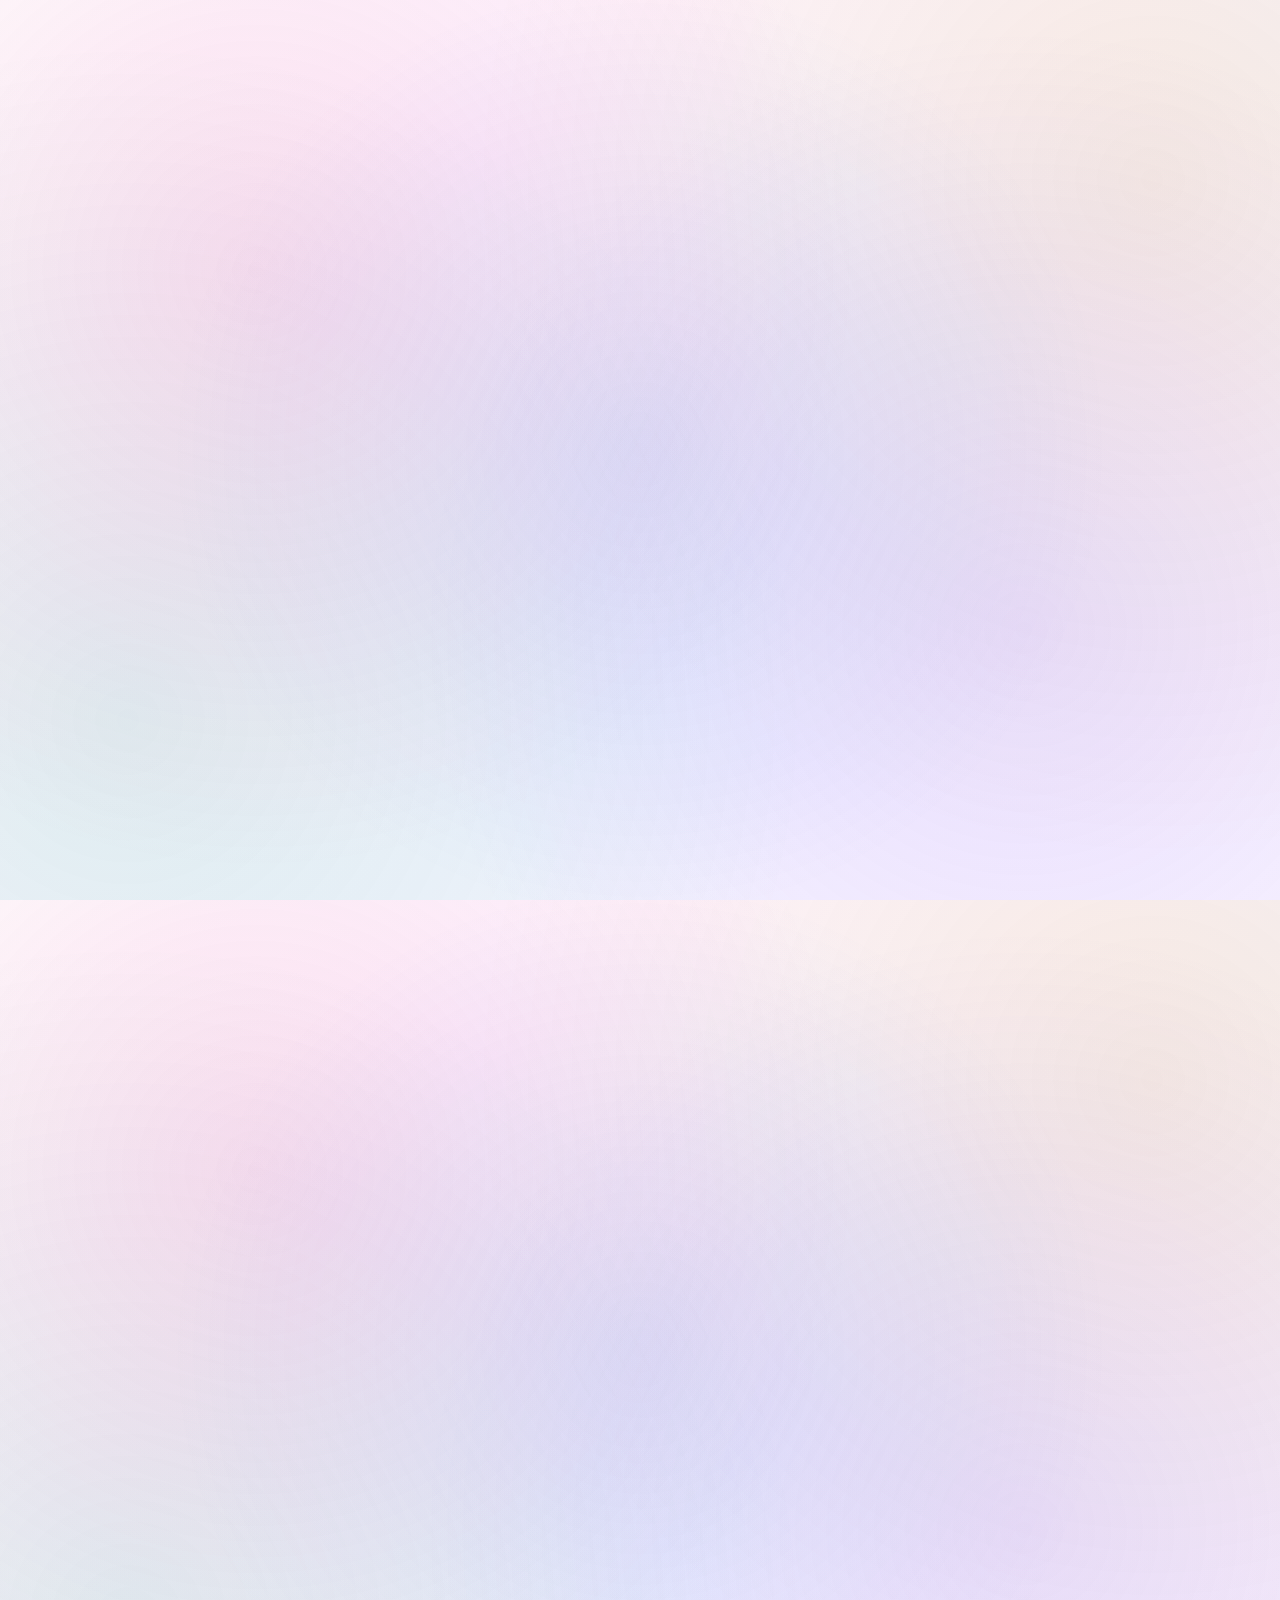
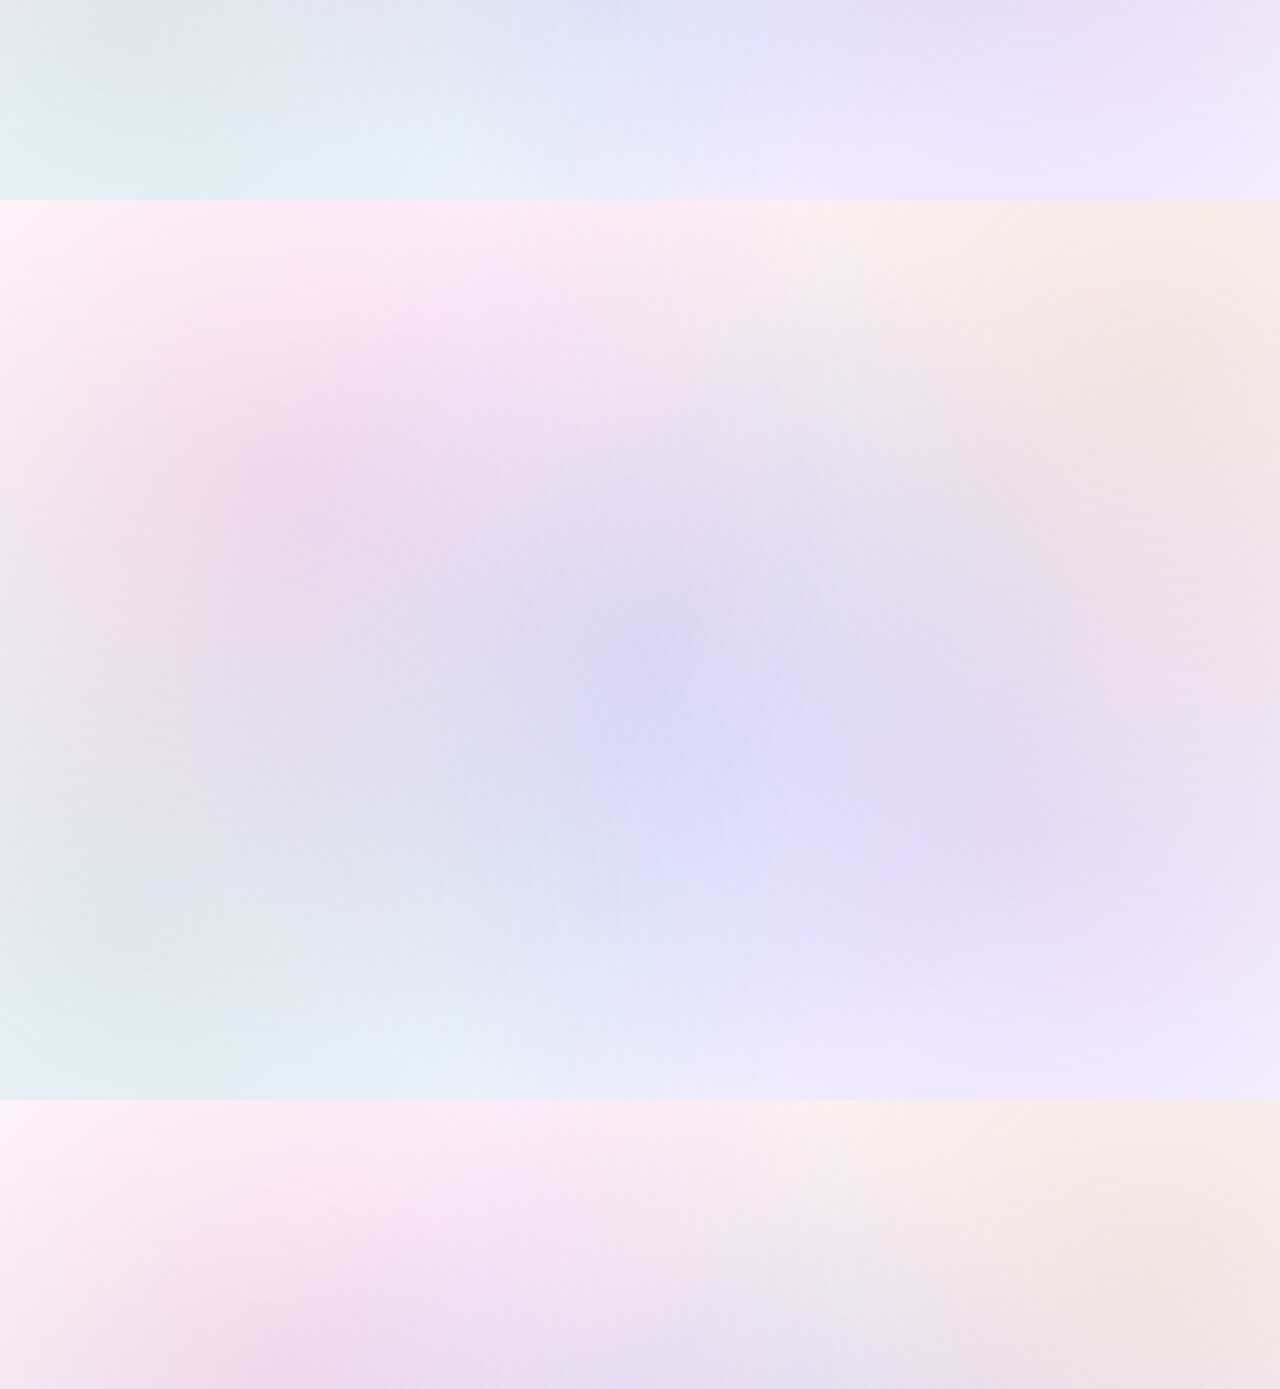
<file: index.html>
<!DOCTYPE html>
<html lang="en">

<head>
    <meta charset="utf-8">
    <meta name="viewport" content="width=device-width,initial-scale=1">
    <meta name="description"
        content="MindLink — a concept Brain-Computer Interface that translates thought into actionable commands. Futuristic prototype for portfolio.">
    <title>MindLink — Home</title>
    <link rel="stylesheet" href="style.css">
    <style>
        .fade {
            opacity: 0;
            animation: fadeIn 2s forwards;
        }

        @keyframes fadeIn {
            to {
                opacity: 1;
            }
        }
    </style>
</head>

<body class="style-fade">
    <div class="bg-mesh"></div>
    <div class="bg-mesh-2"></div>
    <div class="bg-mesh-3"></div>
    <div class="bg-mesh-4"></div>
    <div class="bg-mesh-5"></div>
    <div class="bg-mesh-6"></div>
    <div class="geometric-bg"></div>
    <div class="bg-dots"></div>
    <div class="bg-fade"></div>

    <header>
        <h1>MindLink: The Future of Human–Machine Intelligence</h1>
        <h3>A Neural Interface Concept Where Your Thoughts Become Commands</h3>
        <nav>
            <a href="index.html">Home</a> |
            <a href="overview.html">Overview</a> |
            <a href="signals.html">Signals</a> |
            <a href="devices.html">Devices</a> |
            <a href="AIengine.html">AI Engine</a> |
            <a href="usecases.html">Use Cases</a> |
            <a href="ethics.html">Safety & Ethics</a> |
            <a href="contact.html">Contact</a>
        </nav>
        <hr>
    </header>

    <main>
        <section>
            <h2>Executive Summary</h2>
            <p>
                MindLink is an advanced conceptual Brain–Computer Interface (BCI) platform designed to bridge human
                cognition
                and intelligent systems.
                It envisions a near-future where neural patterns translate seamlessly into commands, enabling hands-free
                interaction across devices and environments.
            </p>
        </section>

        <section>
            <h2>Core Value Proposition</h2>
            <ul>
                <li>Thought-driven control for accessibility and efficiency.</li>
                <li>Adaptive AI that learns user-specific neural signatures.</li>
                <li>Secure, privacy-first architecture for sensitive neural data.</li>
            </ul>
        </section>

        <section>
            <h2>Quick Links</h2>
            <ol>
                <li><a href="overview.html">How BCI Works — Overview</a></li>
                <li><a href="signals.html">Signal Capture & Processing</a></li>
                <li><a href="devices.html">Device Ecosystem</a></li>
                <li><a href="AIengine.html">AI Interpretation Engine</a></li>
            </ol>
        </section>

        <section>
            <img src="Images/page1.png" class="fade" width="400" height="400"><br><br>
            <p>
                MindLink is positioned as a modular platform: wearable sensors, edge preprocessing, cloud-assisted AI
                models,
                and secure application connectors.
                This prototype demonstrates structure, UX flow, and technical narrative suitable for a professional
                portfolio.
            </p>
        </section>
    </main>

    <footer>
        <hr>
        <p>© 2025 MindLink — Concept prototype. All rights reserved.</p>
    </footer>

    <!-- Back to Top Button -->
    <a href="#" class="back-to-top">↑</a>


</body>

</html>
</file>
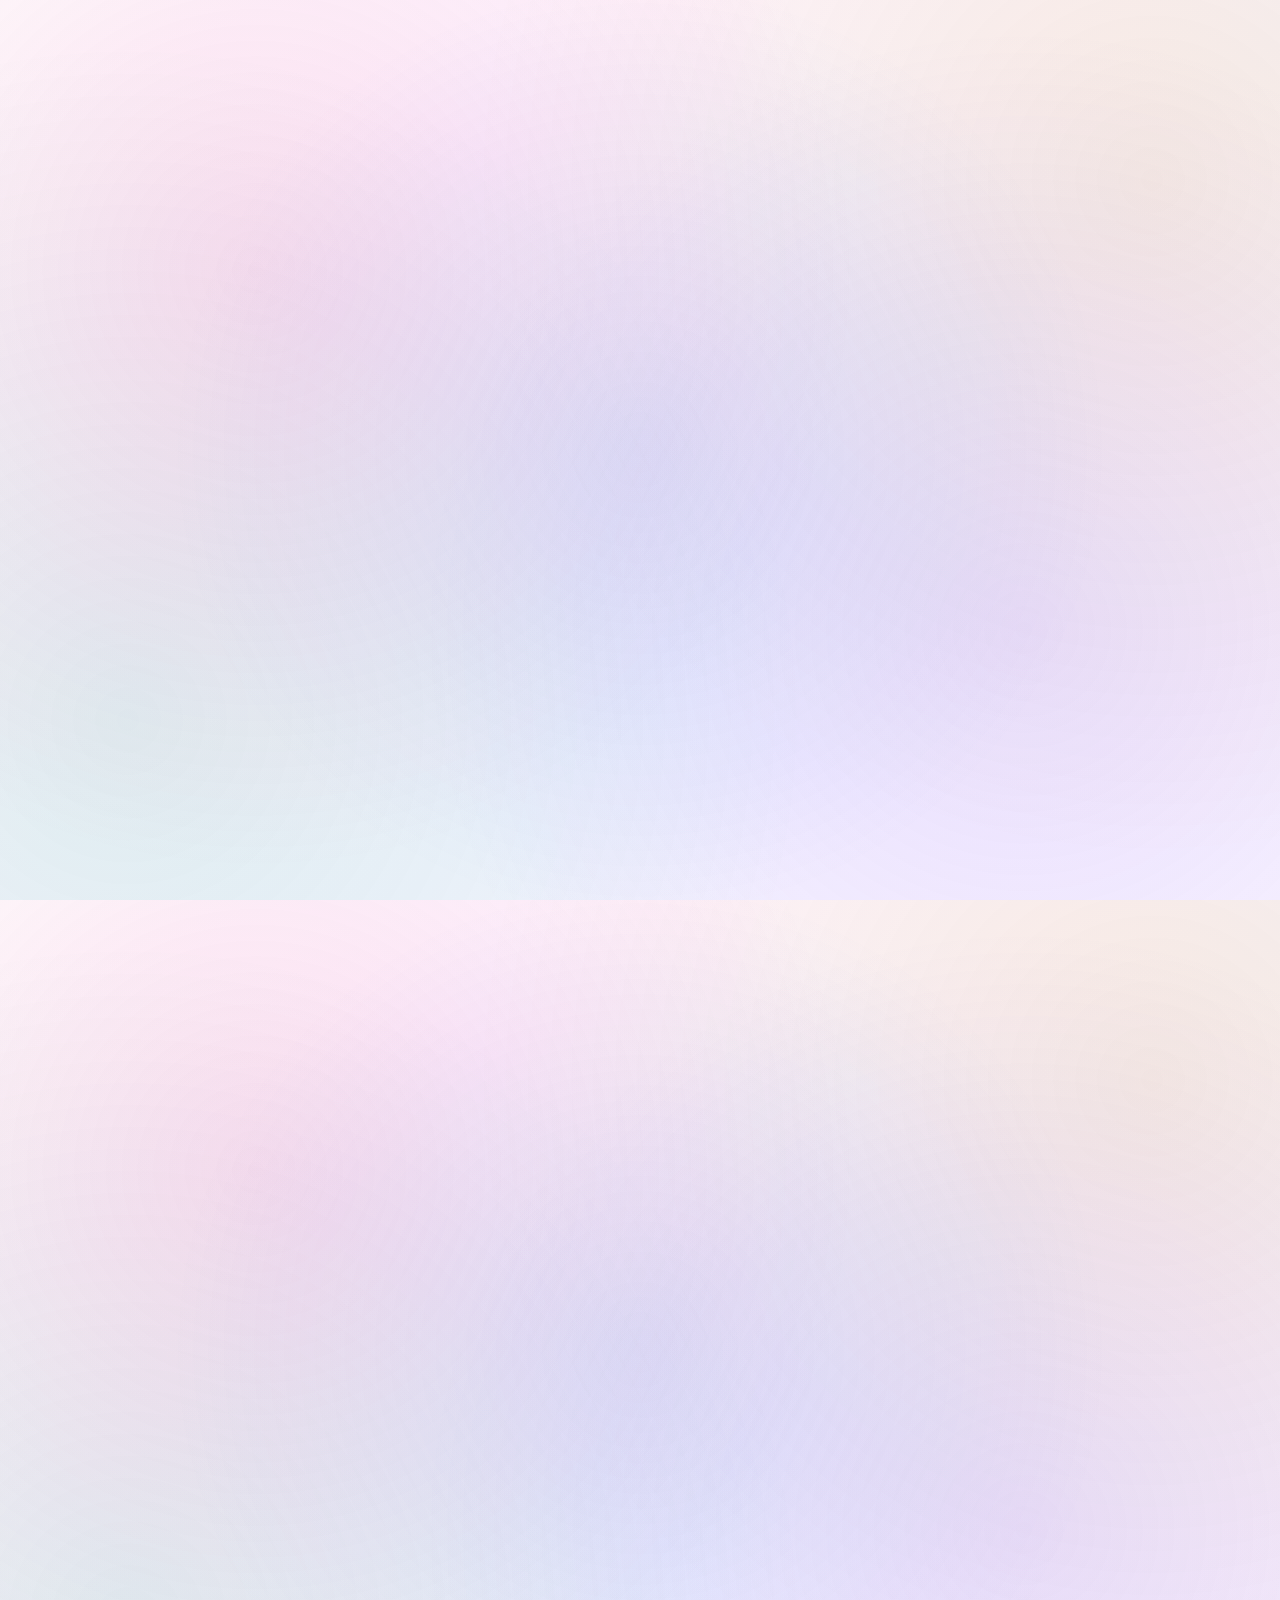
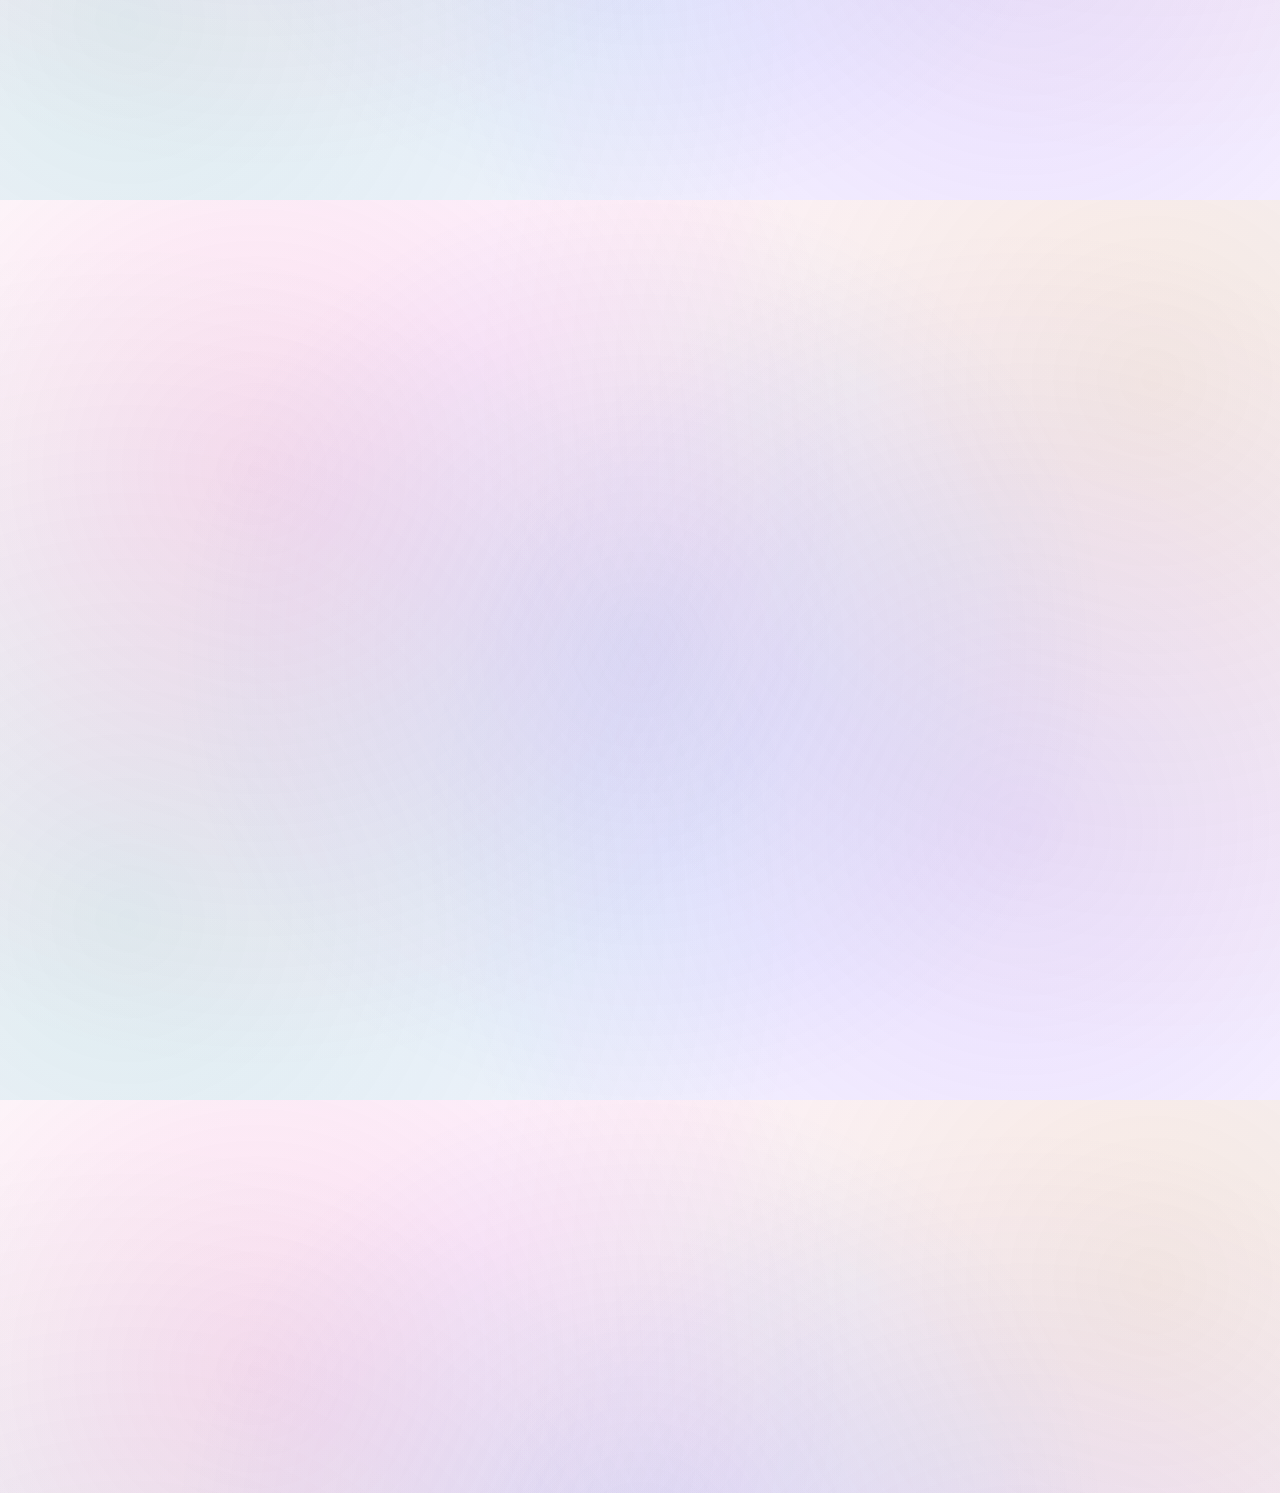
<file: AIengine.html>
<!DOCTYPE html>
<html lang="en">
<head>

  <meta charset="utf-8">
  <meta name="viewport" content="width=device-width,initial-scale=1">
  <meta name="description" content="AI Interpretation Engine for MindLink: models, pipelines, and decision logic.">
  <title>MindLink — AI Interpretation Engine</title>
  <link rel="stylesheet" href="style.css">
  <style>
  .fade {
    opacity: 0;
    animation: fadeIn 2s forwards;
  }
  @keyframes fadeIn {
    to { opacity: 1; }
  }
</style>

</head>
<body class="style-pulse">
      <div class="bg-dots"></div>
    <div class="bg-fade"></div>
  <header>
    <h1>AI Interpretation Engine</h1>
    <nav>
      <a href="index.html">Home</a> |
      <a href="overview.html">Overview</a> |
      <a href="signals.html">Signals</a> |
      <a href="devices.html">Devices</a> |
      <a href="AIengine.html">AI Engine</a> |
      <a href="usecases.html">Use Cases</a> |
      <a href="ethics.html">Safety & Ethics</a> |
      <a href="contact.html">Contact</a>
    </nav>
    <hr>
  </header>

  <main>
    <section>
      <h2>Architecture Overview</h2>
      <p>
        The AI Engine converts processed neural features into high-level intents using stacked models.
        MindLink uses edge-assisted models for low-latency decisions and cloud models for adaptive learning.
      </p>
    </section>

    <section>
      <h2>Processing Stages</h2>
      <ol>
        <li><strong>Feature Vector Construction:</strong> time-frequency features, band powers, and temporal embeddings.</li>
        <li><strong>Classification:</strong> lightweight classifiers at edge (e.g., logistic tree ensembles).</li>
        <li><strong>Predictive Layer:</strong> sequence models for intent prediction and smoothing.</li>
        <li><strong>Action Mapping:</strong> secure policy layer that maps intent to allowed actions.</li>
      </ol>
    </section>

    <section>
      <h2>Decision Table (Simplified)</h2>
     <table border="1">
  <tr>
    <th>Detected Intent</th>
    <th>Confidence Threshold</th>
    <th>Example Action</th>
  </tr>
  <tr>
    <td>select_item</td>
    <td>0.75</td>
    <td>Trigger selection on UI</td>
  </tr>
  <tr>
    <td>scroll_down</td>
    <td>0.70</td>
    <td>Send scroll command to client</td>
  </tr>
  <tr>
    <td>confirm</td>
    <td>0.85</td>
    <td>Accept current option</td>
  </tr>
</table>
    </section>

    <section>
      <h2>Reliability & Calibration</h2>
      <p>
        MindLink reduces calibration time with incremental learning—each session refines user-specific model parameters.
        Fail-safe rules ensure that low-confidence detections require explicit confirmation.
      </p>
       <img src="Images/page5.png" class="fade" width="400" height="400"><br><br>
    </section>
  </main>

    <footer>
      <hr>
      <p>© 2025 MindLink — Concept prototype. All rights reserved.</p>
    </footer>
</body>
</html>
</file>
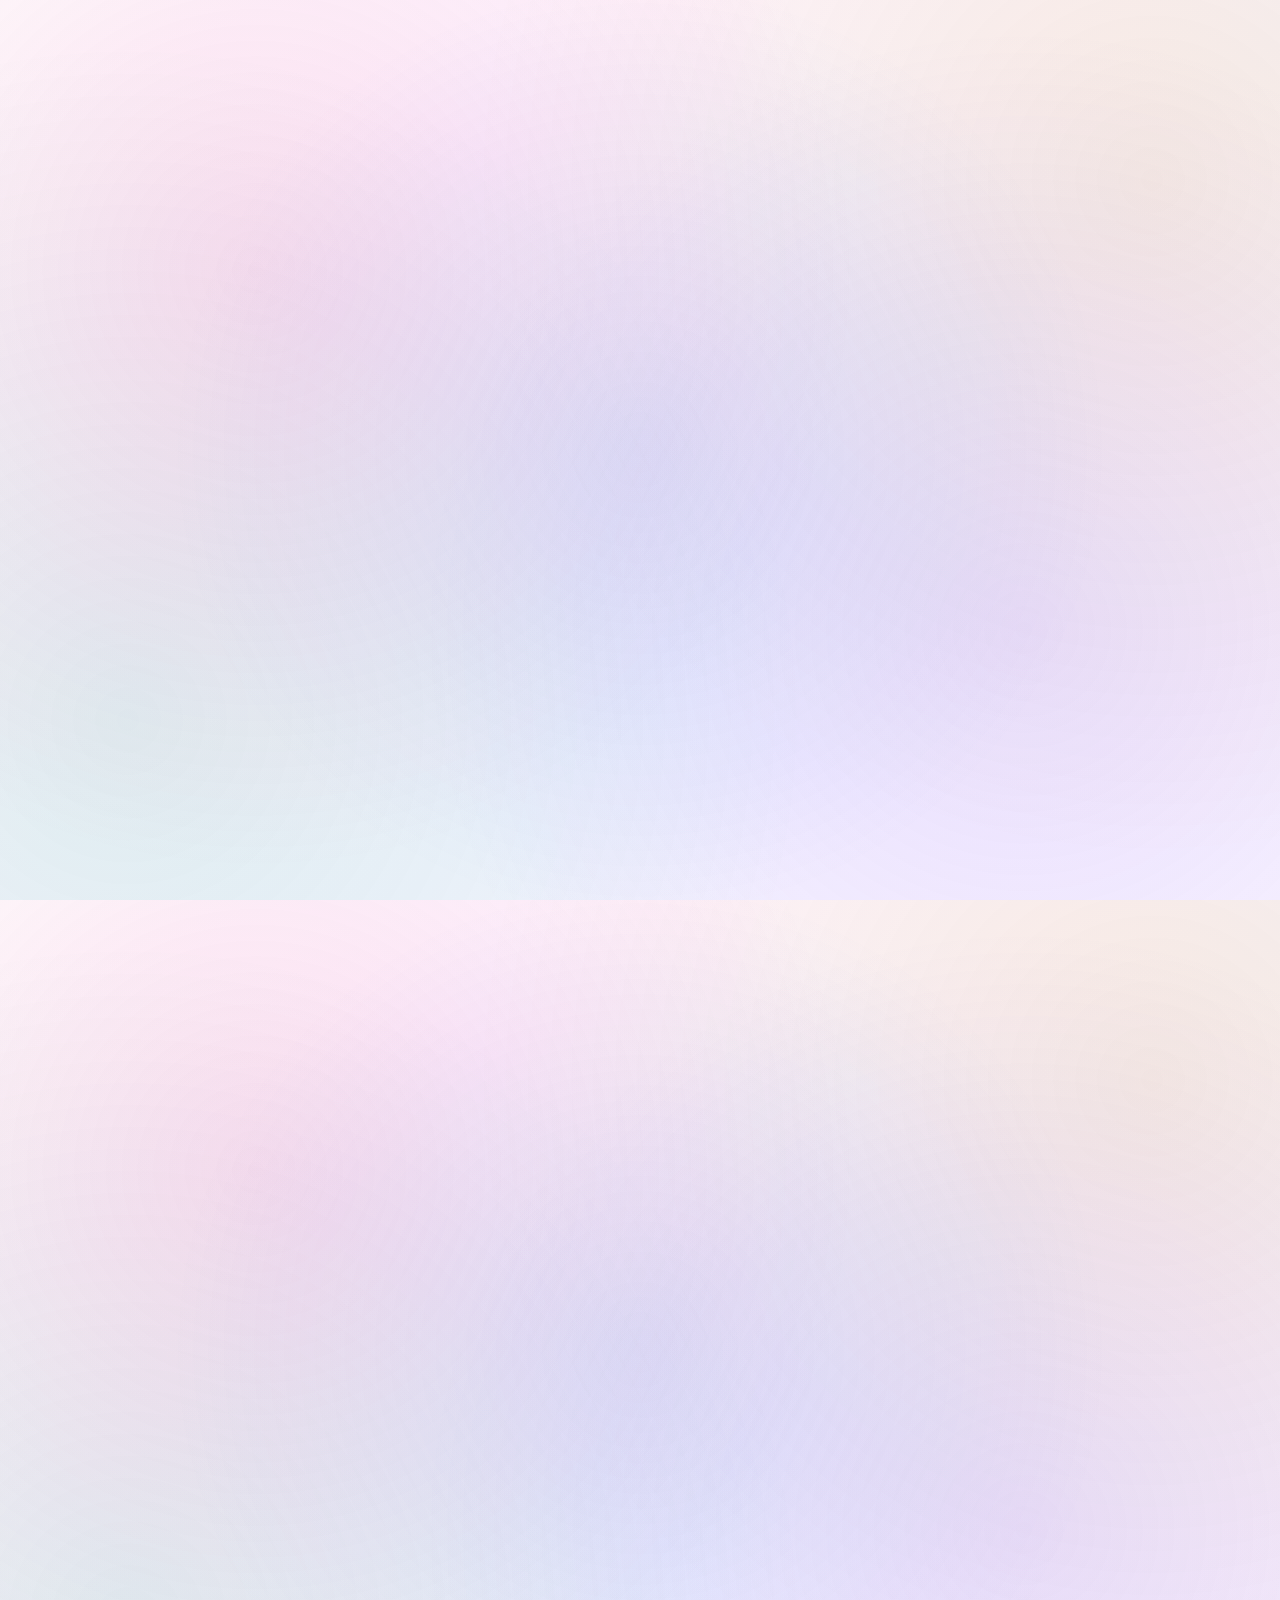
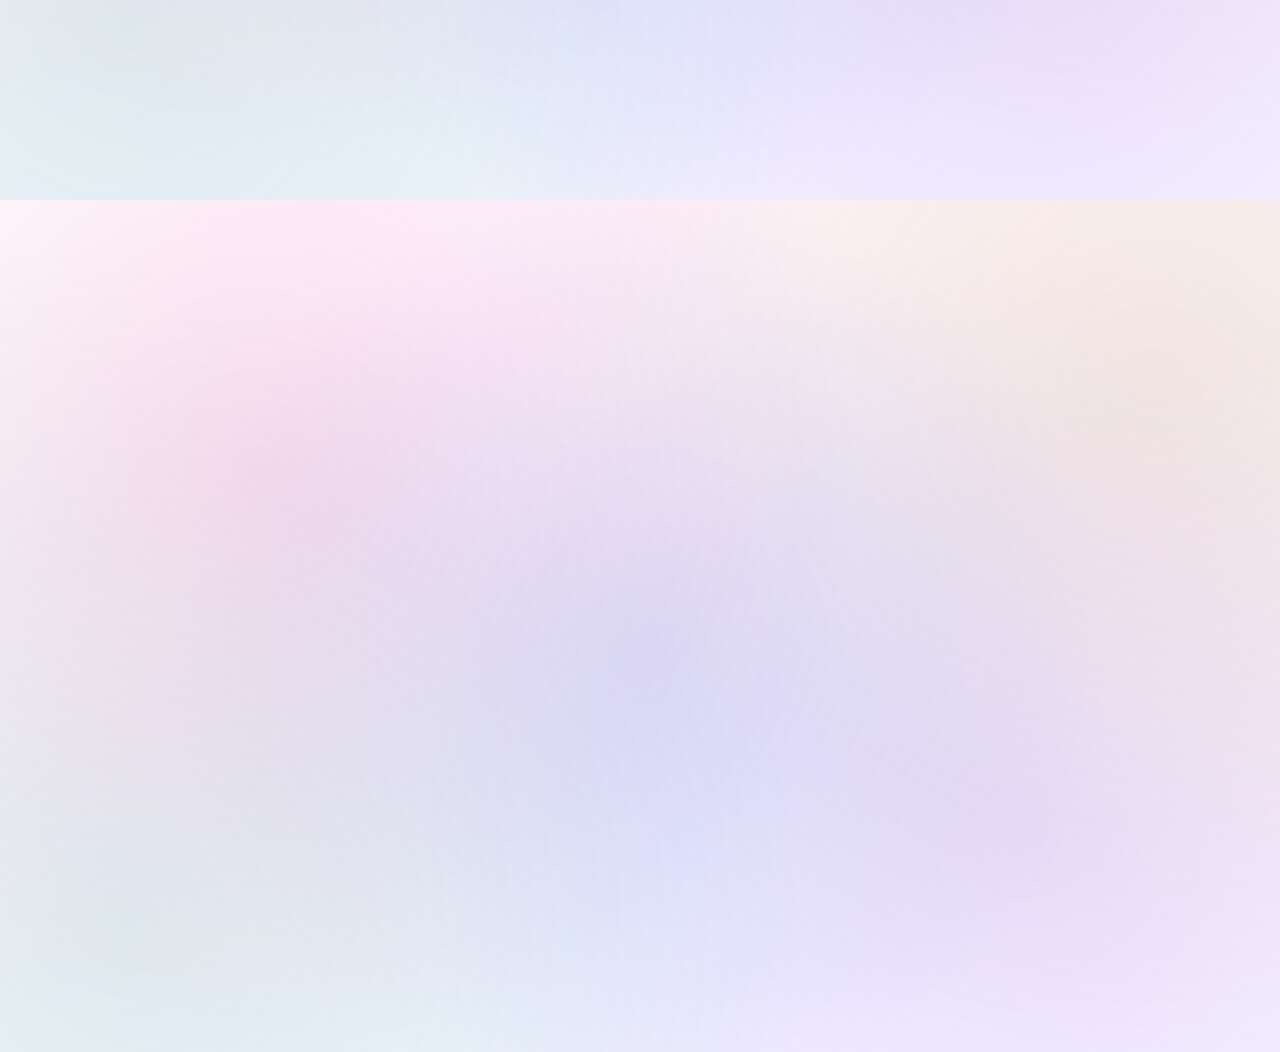
<file: contact.html>
<!DOCTYPE html>
<html lang="en">
<head>
  <meta charset="utf-8">
  <meta name="viewport" content="width=device-width,initial-scale=1">
  <meta name="description" content="Contact and feedback form for MindLink concept.">
  <title>MindLink — Contact</title>
  <link rel="stylesheet" href="style.css">
    <style>
  .hoverbtn {
    padding: 10px 20px;
    background-color: #07283d;
    color: white;
    border: none;
    transition: transform 0.4s;
  }
  .hoverbtn:hover {
    transform: scale(1.1);
  }
</style>
</head>
<body class="style-focus">
      <div class="bg-dots"></div>
    <div class="bg-fade"></div>
  <header>
    <h1>Contact & Feedback</h1>
    <nav>
      <a href="index.html">Home</a> |
      <a href="overview.html">Overview</a> |
      <a href="signals.html">Signals</a> |
      <a href="devices.html">Devices</a> |
      <a href="AIengine.html">AI Engine</a> |
      <a href="usecases.html">Use Cases</a> |
      <a href="ethics.html">Safety & Ethics</a> |
      <a href="contact.html">Contact</a>
    </nav>
    <hr>
  </header>

  <main>
    <section>
      <h2>Get in touch</h2>
      <p>Use the form below to leave feedback or request more information about the MindLink concept.</p>

      <form action="#" method="post">
        <label for="name">Full name:</label><br>
        <input id="name" name="name" type="text" placeholder="Your name" required><br><br>

        <label for="email">Email address:</label><br>
        <input id="email" name="email" type="email" placeholder="you@example.com" required><br><br>

        <label for="role">Role / Interest:</label><br>
        <select id="role" name="role">
          <option value="student">Student / Researcher</option>
          <option value="industry">Industry / Engineer</option>
          <option value="investor">Investor</option>
          <option value="other">Other</option>
        </select><br><br>

        <label for="message">Message:</label><br>
        <textarea id="message" name="message" rows="6" placeholder="Your message or feedback"></textarea><br><br>

        <input type="submit" value="Send Feedback" class="hoverbtn">
      </form>
      <img src="Images/page8.png" width="400" height="400"><br><br>
    </section>

    <section>
      <h2>Project Metadata</h2>
  <table border="1">
  <tr>
    <th>Project</th>
    <th>Type</th>
    <th>Version</th>
  </tr>
  <tr>
    <td>MindLink Concept</td>
    <td>BCI Prototype (HTML Project)</td>
    <td>v0.9</td>
  </tr>
</table>
    </section>
  </main>

  <footer>
    <hr>
    <p>© 2025 MindLink — Concept prototype. All rights reserved.</p>
  </footer>
</body>
</html>
</file>
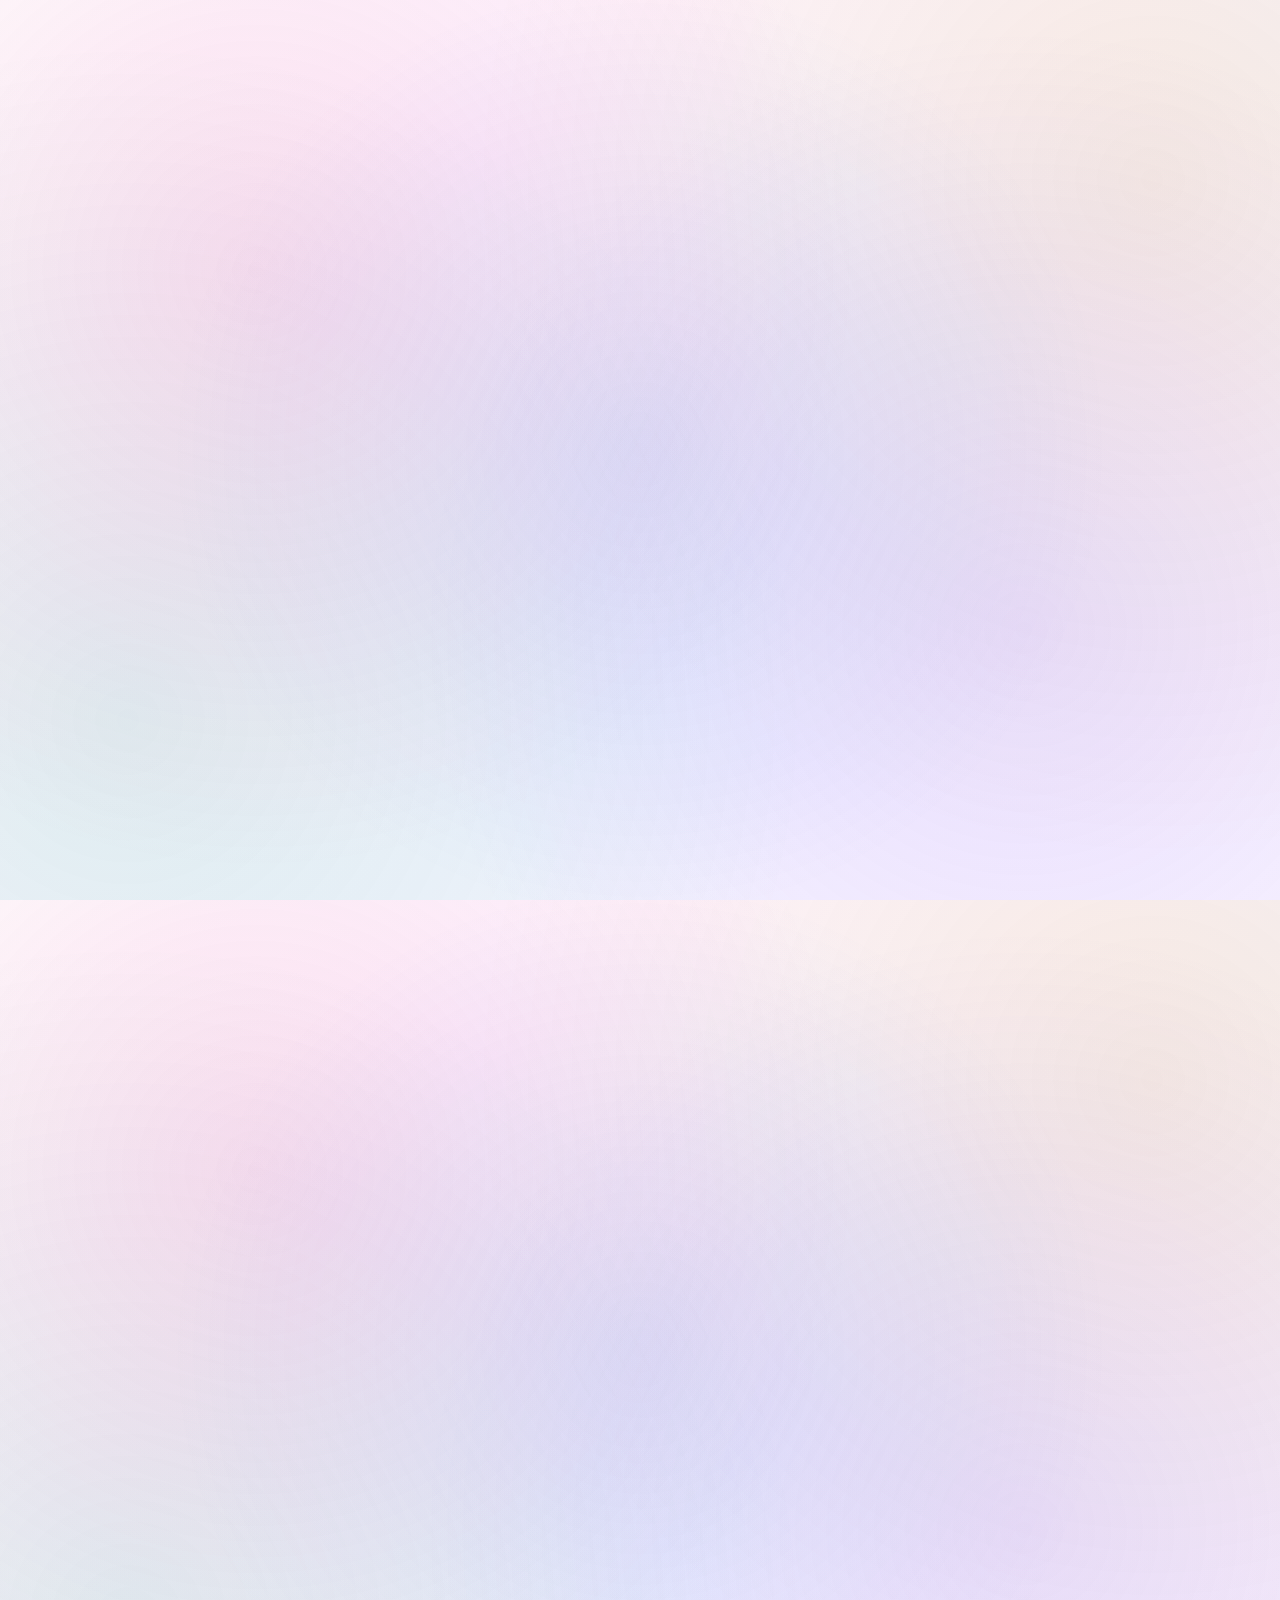
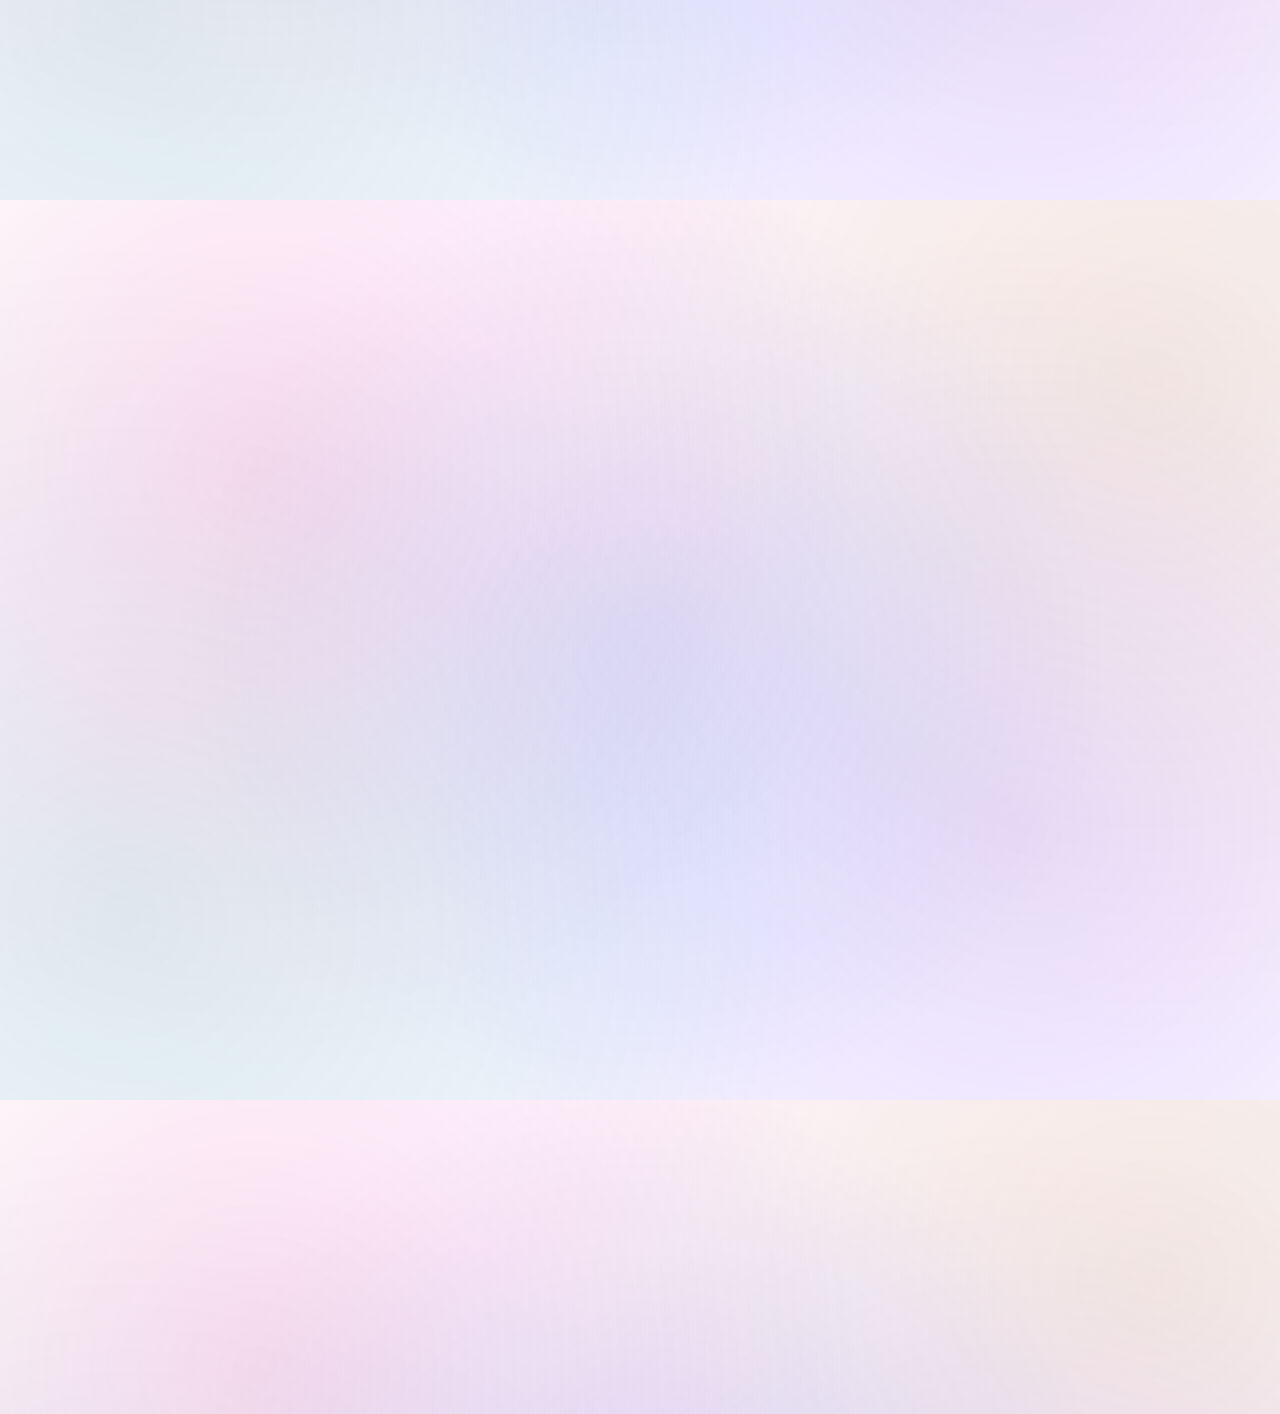
<file: devices.html>
<!DOCTYPE html>
<html lang="en">
<head>
  <meta charset="utf-8">
  <meta name="viewport" content="width=device-width,initial-scale=1">
  <meta name="description" content="MindLink device ecosystem: wearables, connectors, and edge units.">
  <title>MindLink — Devices</title>
  <link rel="stylesheet" href="style.css">
  <style>
  .rotatebox {
    width: 60px;
    height: 60px;
    background: #041f3d;
    animation: rotateIt 3s linear infinite;
  }
  @keyframes rotateIt {
    from { transform: rotate(0deg); }
    to { transform: rotate(360deg); }
  }
</style>
</head>
<body class="style-rotate">
      <div class="bg-dots"></div>
    <div class="bg-fade"></div>
  <header>
    <h1>MindLink Devices & Form Factors</h1>
    <nav>
      <a href="index.html">Home</a> |
      <a href="overview.html">Overview</a> |
      <a href="signals.html">Signals</a> |
      <a href="devices.html">Devices</a> |
      <a href="AIengine.html">AI Engine</a> |
      <a href="usecases.html">Use Cases</a> |
      <a href="ethics.html">Safety & Ethics</a> |
      <a href="contact.html">Contact</a>
    </nav>
    <hr>
  </header>

  <main>
    <section>
      <h2>Device Catalog (Concept)</h2>
      <article>
        <h3>NeuroBand (Headband)</h3>
        <p>Primary sensor array for general-purpose BCI. Comfortable, rechargeable, 8-16 channel EEG for intent detection.</p>
      </article>

      <article>
        <h3>EarClip (Discrete)</h3>
        <p>Minimalist ear-worn sensor for daily wear. Lower channel count but high user acceptance.</p>
      </article>

      <article>
        <h3>WristHub (Edge Unit)</h3>
        <p>Local preprocessing, short-term buffering, wireless uplink to AI engine. Acts as a gateway for device orchestration.</p>
      </article>
    </section>

    <section>
    <br><br><div class="rotatebox"></div><br><br>
      <h2>Comparison Table</h2>
<table border="1">
  <tr>
    <th>Device</th>
    <th>Role</th>
    <th>Battery</th>
    <th>Connectivity</th>
  </tr>
  <tr>
    <td>NeuroBand</td>
    <td>Main sensing</td>
    <td>8–10 hrs</td>
    <td>BLE / Edge</td>
  </tr>
  <tr>
    <td>EarClip</td>
    <td>Everyday sensing</td>
    <td>12–14 hrs</td>
    <td>BLE</td>
  </tr>
  <tr>
    <td>WristHub</td>
    <td>Edge processing</td>
    <td>24 hrs</td>
    <td>Wi-Fi / LTE</td>
  </tr>
</table>
    </section>

    <section>
      <h2>Design Philosophy</h2>
      <ul>
        <li>Modularity — devices plug into a single API layer.</li>
        <li>Comfort — extended use requires ergonomic design.</li>
        <li>Privacy by design — sensitive data remains encrypted on the edge.</li>
      </ul>
       <img src="Images/page4.png" width="400" height="400"><br><br>
    </section>
  </main>

  <footer>
    <hr>
    <p>© 2025 MindLink — Concept prototype. All rights reserved.</p>
  </footer>
</body>
</html>
</file>
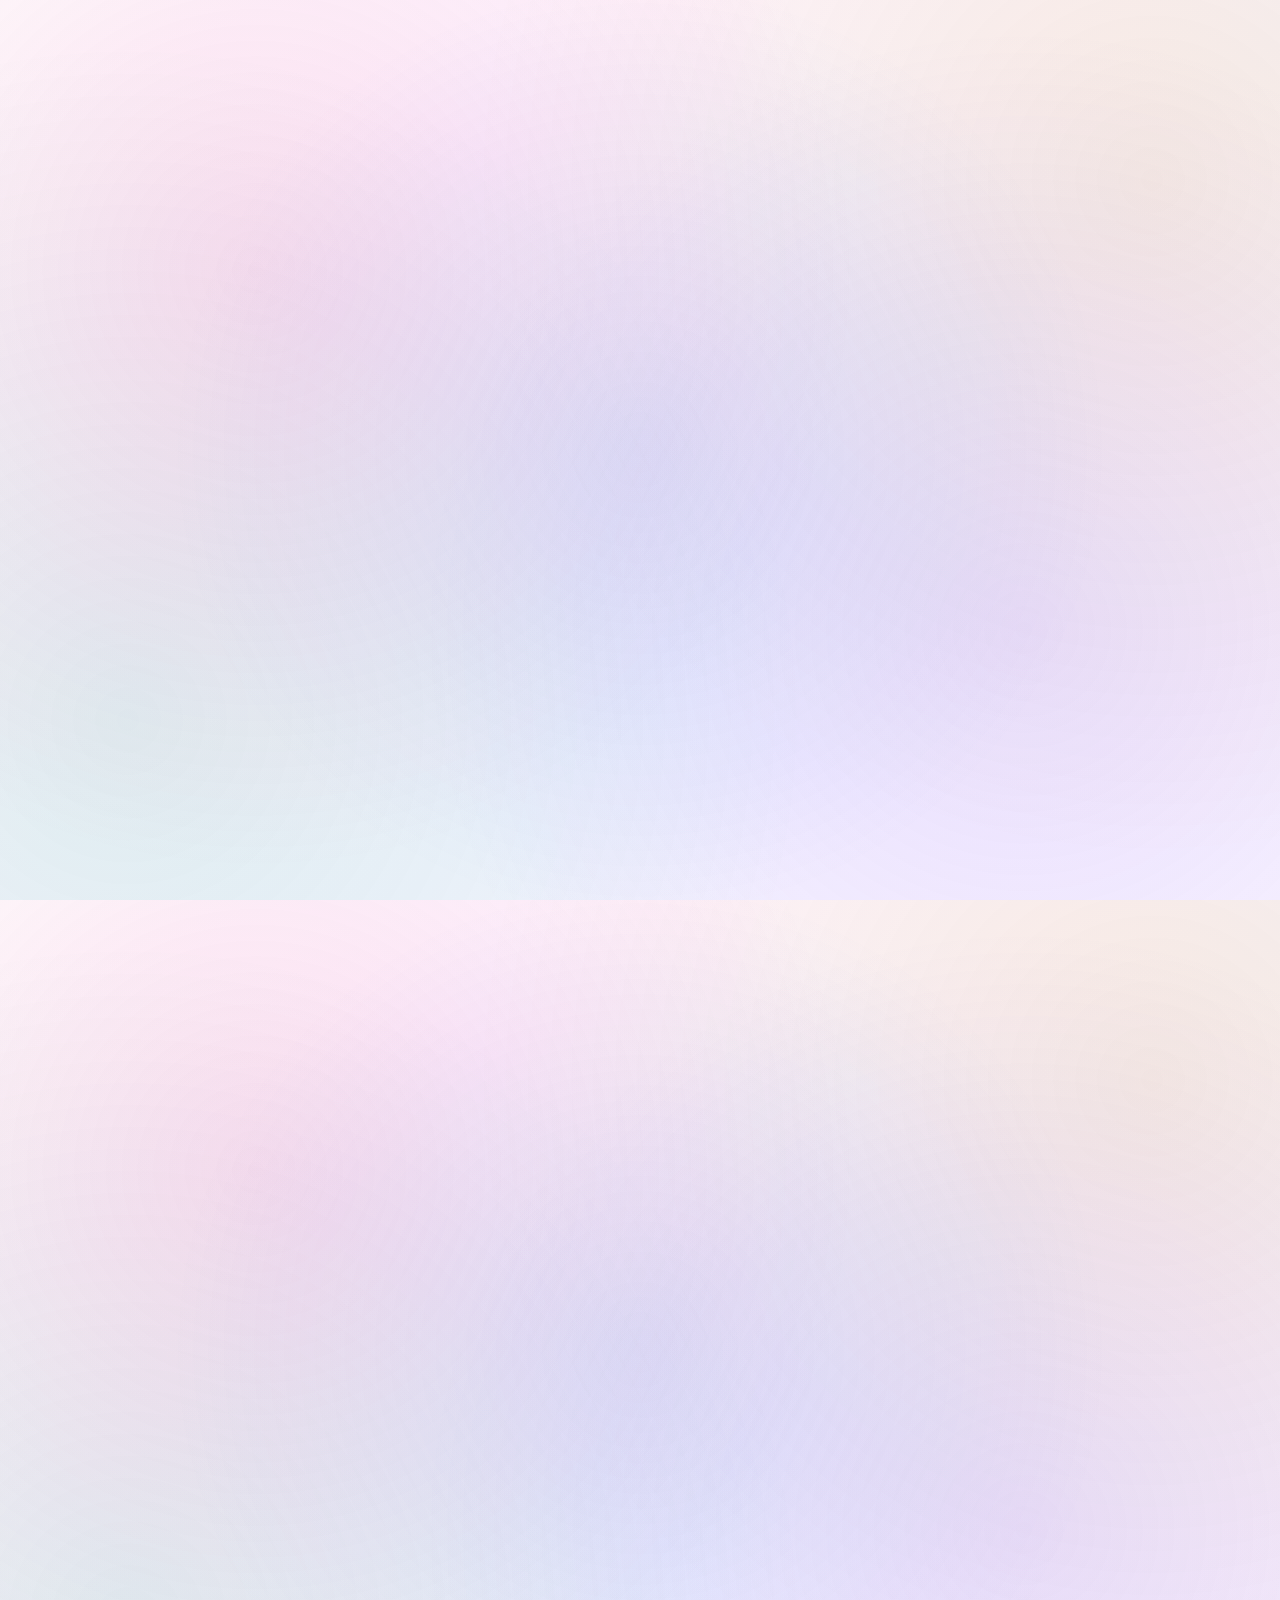
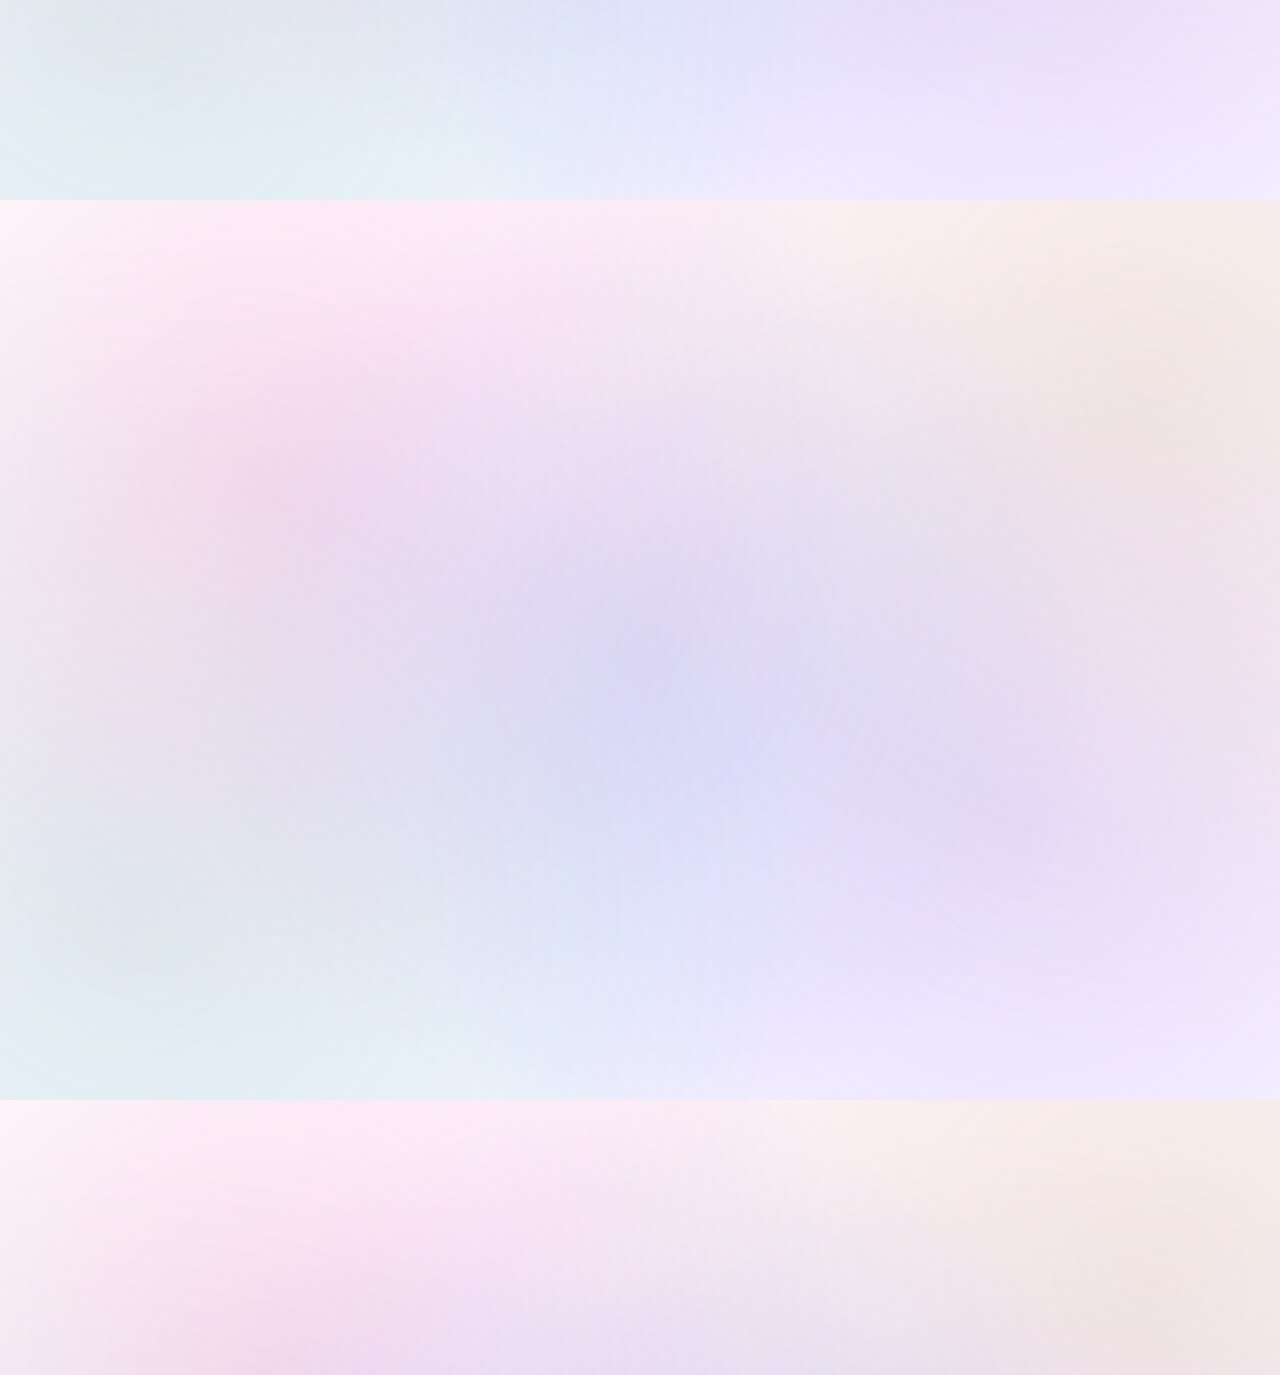
<file: ethics.html>
<!DOCTYPE html>
<html lang="en">
<head>
  <meta charset="utf-8">
  <meta name="viewport" content="width=device-width,initial-scale=1">
  <meta name="description" content="Safety, privacy and ethical considerations for MindLink.">
  <title>MindLink — Safety & Ethics</title>
  <link rel="stylesheet" href="style.css">
    <style>
      
  .glow {
    color: #02293c;
    text-shadow: 0 0 10px #05204a;
    animation: glowPulse 2s infinite alternate;
  }
  @keyframes glowPulse {
    from { text-shadow: 0 0 5px #042a3d; }
    to { text-shadow: 0 0 25px #061e24; }
  }
</style>
</head>
<body class="style-soft">
      <div class="bg-dots"></div>
    <div class="bg-fade"></div>
  <header>
    <h1 class="glow">Safety, Privacy & Ethics</h1>
    <nav>
      <a href="index.html">Home</a> |
      <a href="overview.html">Overview</a> |
      <a href="signals.html">Signals</a> |
      <a href="devices.html">Devices</a> |
      <a href="AIengine.html">AI Engine</a> |
      <a href="usecases.html">Use Cases</a> |
      <a href="ethics.html">Safety & Ethics</a> |
      <a href="contact.html">Contact</a>
    </nav>
    <hr>
  </header>

  <main>
    <section>
      <h2>Privacy by Design</h2>
      <p>
        MindLink enforces encryption at rest and in transit, local edge processing to minimize neural data exposure, and explicit user consent for any data sharing.
      </p>
    </section>

    <section>
      <h2>Security Controls</h2>
      <ul>
        <li>Device identity and authentication</li>
        <li>Edge-first encryption keys managed by user</li>
        <li>Action policy layer to prevent unauthorized commands</li>
        <li>Audit trails for sensitive actions</li>
      </ul>
    </section>

    <section>
      <h2>Ethical Guardrails</h2>
      <ol>
        <li>Prohibit covert surveillance or non-consensual neural capture.</li>
        <li>Require informed consent and human oversight for critical actions.</li>
        <li>Provide user controls for data deletion and portability.</li>
      </ol>
    </section>

    <section>
      <h2>Regulatory & Social Considerations</h2>
      <p>
        Any real deployment would require medical/regulatory reviews, ethical boards, and compliance with data-protection frameworks. <br>This concept emphasizes safety and responsible innovation.
      </p>
      <img src="Images/page7.png" width="400" height="400"><br><br>
    </section>
  </main>

  <footer>
    <hr>
    <p>© 2025 MindLink — Concept prototype. All rights reserved.</p>
  </footer>
</body>
</html>
</file>
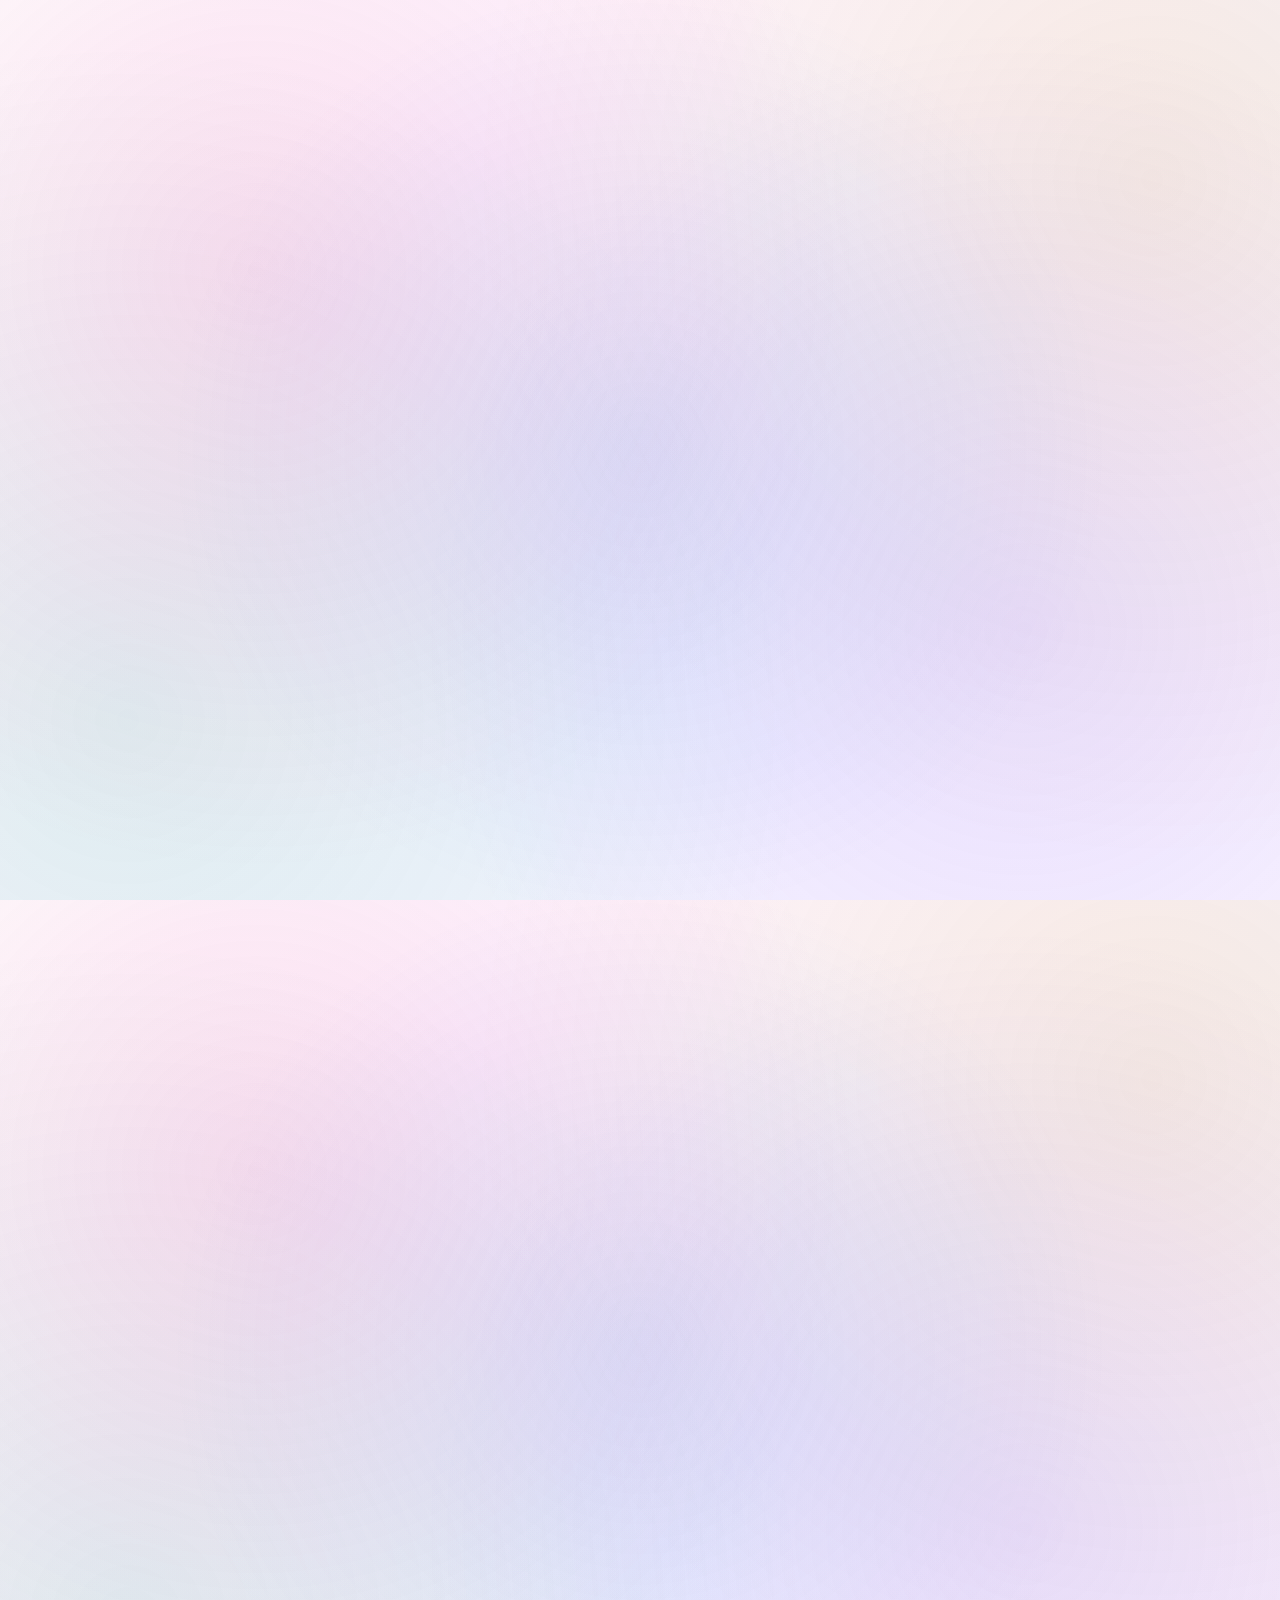
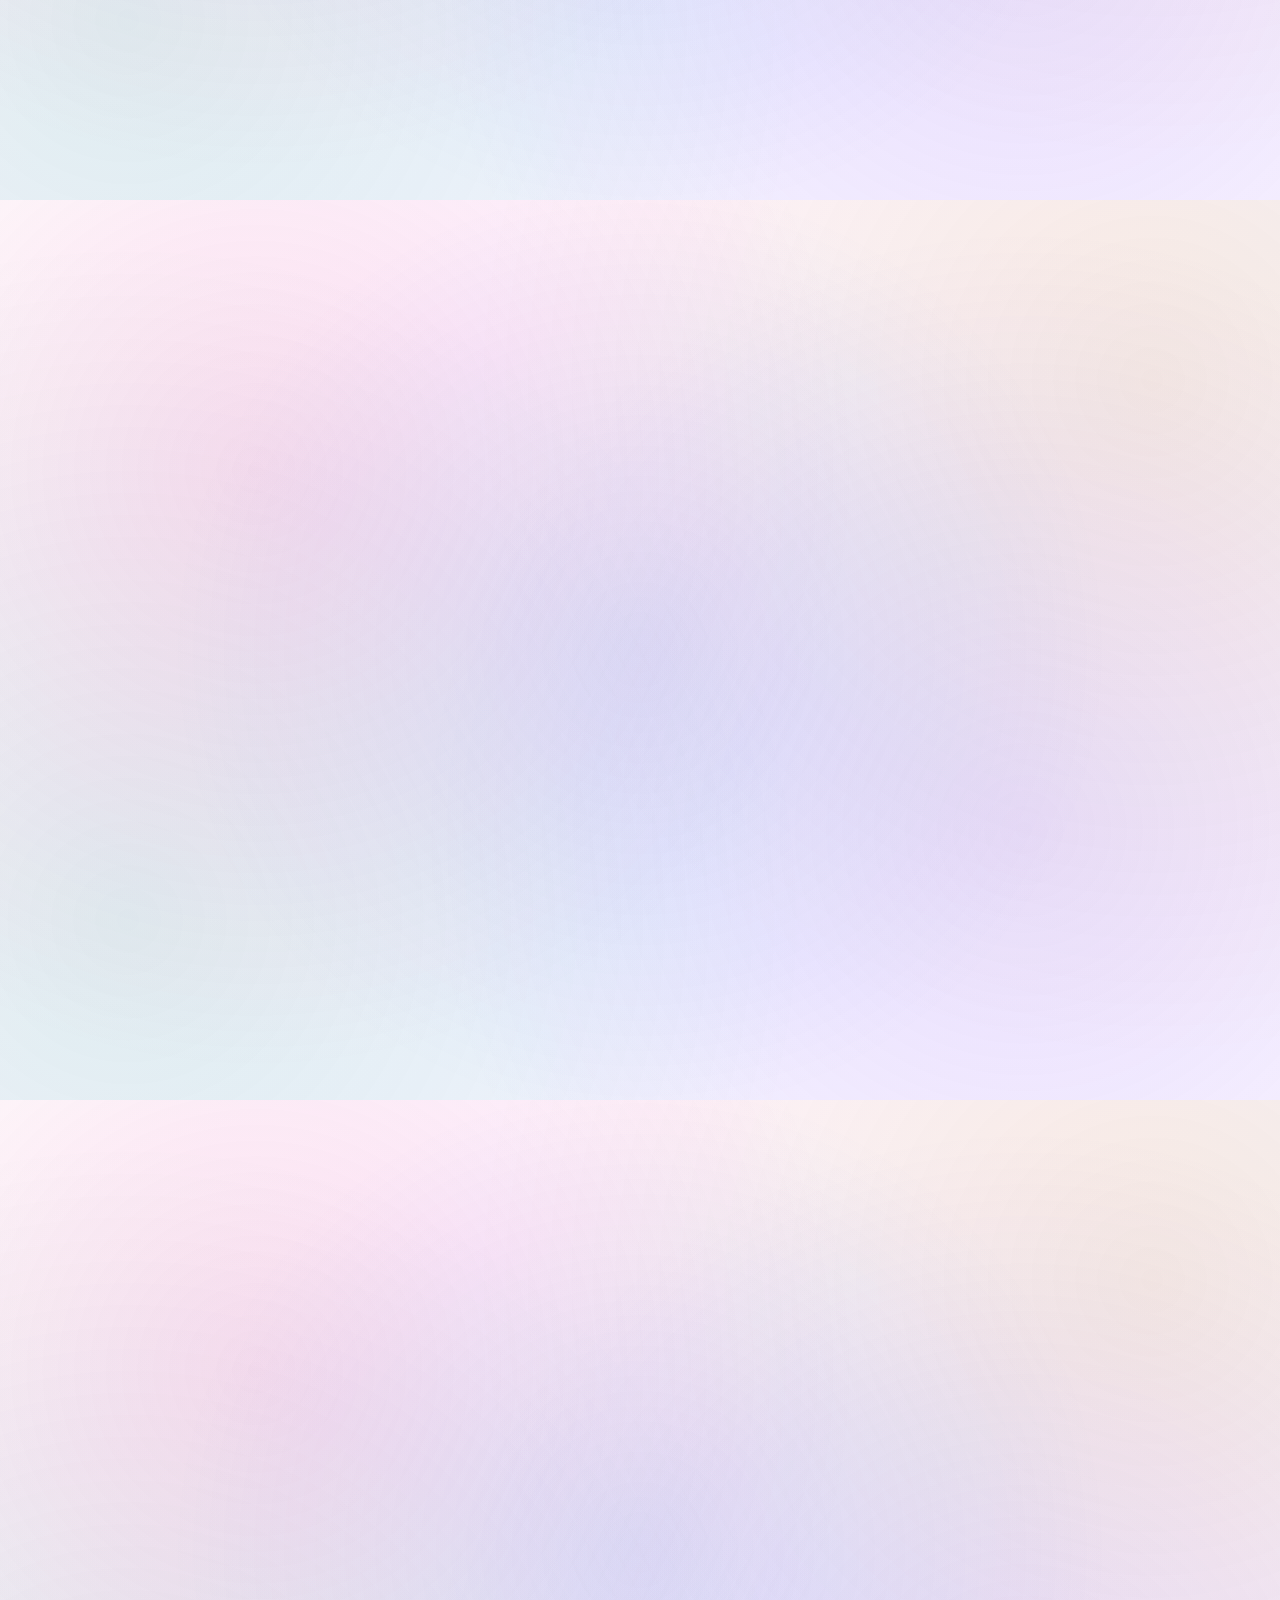
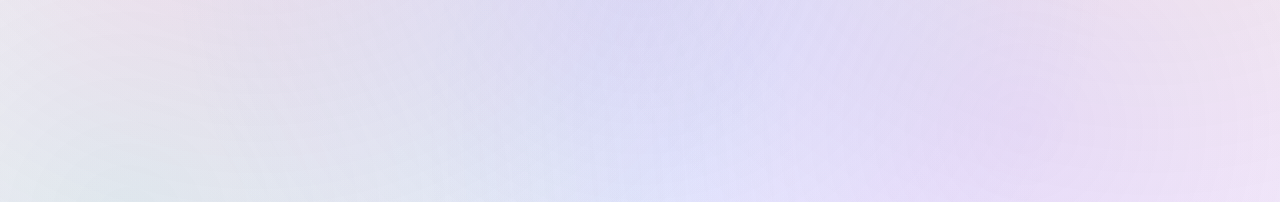
<file: overview.html>
<!DOCTYPE html>
<html lang="en">

<head>
  <meta charset="utf-8">
  <meta name="viewport" content="width=device-width,initial-scale=1">
  <meta name="description" content="Overview of BCI and MindLink concept.">
  <title>MindLink — Overview</title>
  <link rel="stylesheet" href="style.css">

</head>

<body>
  <div class="bg-dots"></div>
  <div class="bg-fade"></div>
  <header>
    <h1>Overview of Brain–Computer Interface (BCI)</h1>
    <nav>
      <a href="index.html">Home</a> |
      <a href="overview.html">Overview</a> |
      <a href="signals.html">Signals</a> |
      <a href="devices.html">Devices</a> |
      <a href="AIengine.html">AI Engine</a> |
      <a href="usecases.html">Use Cases</a> |
      <a href="ethics.html">Safety & Ethics</a> |
      <a href="contact.html">Contact</a>
    </nav>
    <hr>
  </header>

  <main>
    <section>
      <h2>What is a BCI?</h2>
      <p>
        A Brain–Computer Interface (BCI) is a system enabling direct communication between neural activity and external
        devices.
        Instead of relying on physical input, a BCI interprets electrical patterns from the brain and converts them into
        digital commands.
      </p>
    </section>

    <section>
      <h2>Three-stage functional flow</h2>
      <img src="Images/page2.png" width="400" height="400"><br><br>
      <ol>
        <li><strong>Signal Acquisition:</strong> Sensors capture neural activity through non-invasive wearables.</li>
        <li><strong>Signal Processing:</strong> Filtering, artifact removal, and feature extraction prepare data for
          interpretation.</li>
        <li><strong>Interpretation & Action:</strong> AI classifies intent and triggers application-level responses.
        </li>
      </ol>
    </section>

    <section>
      <br><br><img src="Images/page2b.png" width="400" height="400"><br><br>
      <h3>[ Brain Activity ] -> [ Neural Sensors ] -> [ Signal Processing Unit ] -> [ AI Interpretation Engine ] -> [
        Action / Output ]</h3>

    </section>

    <section>
      <h2>MindLink Extension</h2>
      <p>
        MindLink extends the basic BCI model with predictive intent modeling, multi-device orchestration, and adaptive
        personalization.
        The system is designed to evolve with the user, increasing accuracy and reducing calibration time.
      </p>
    </section>
  </main>

  <footer>
    <hr>
    <p>© 2025 MindLink — Concept prototype. All rights reserved.</p>
  </footer>
</body>

</html>
</file>
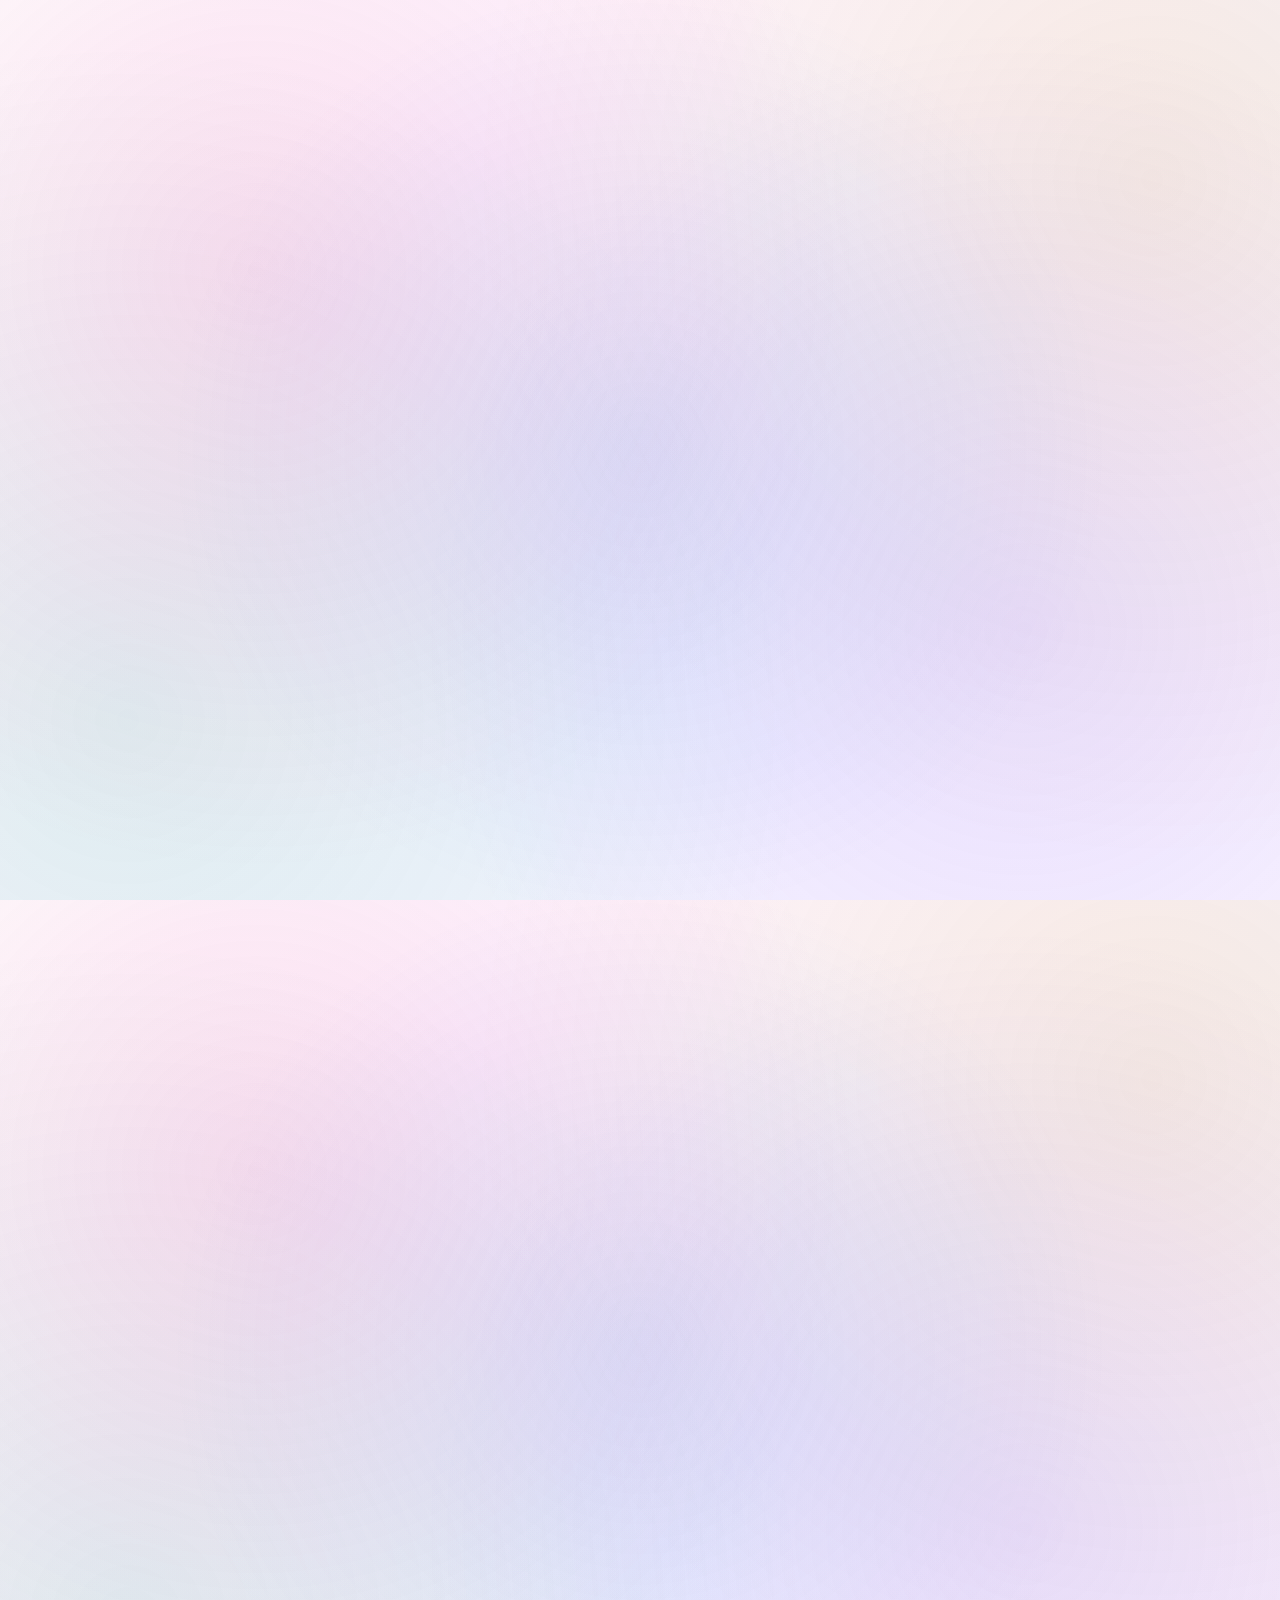
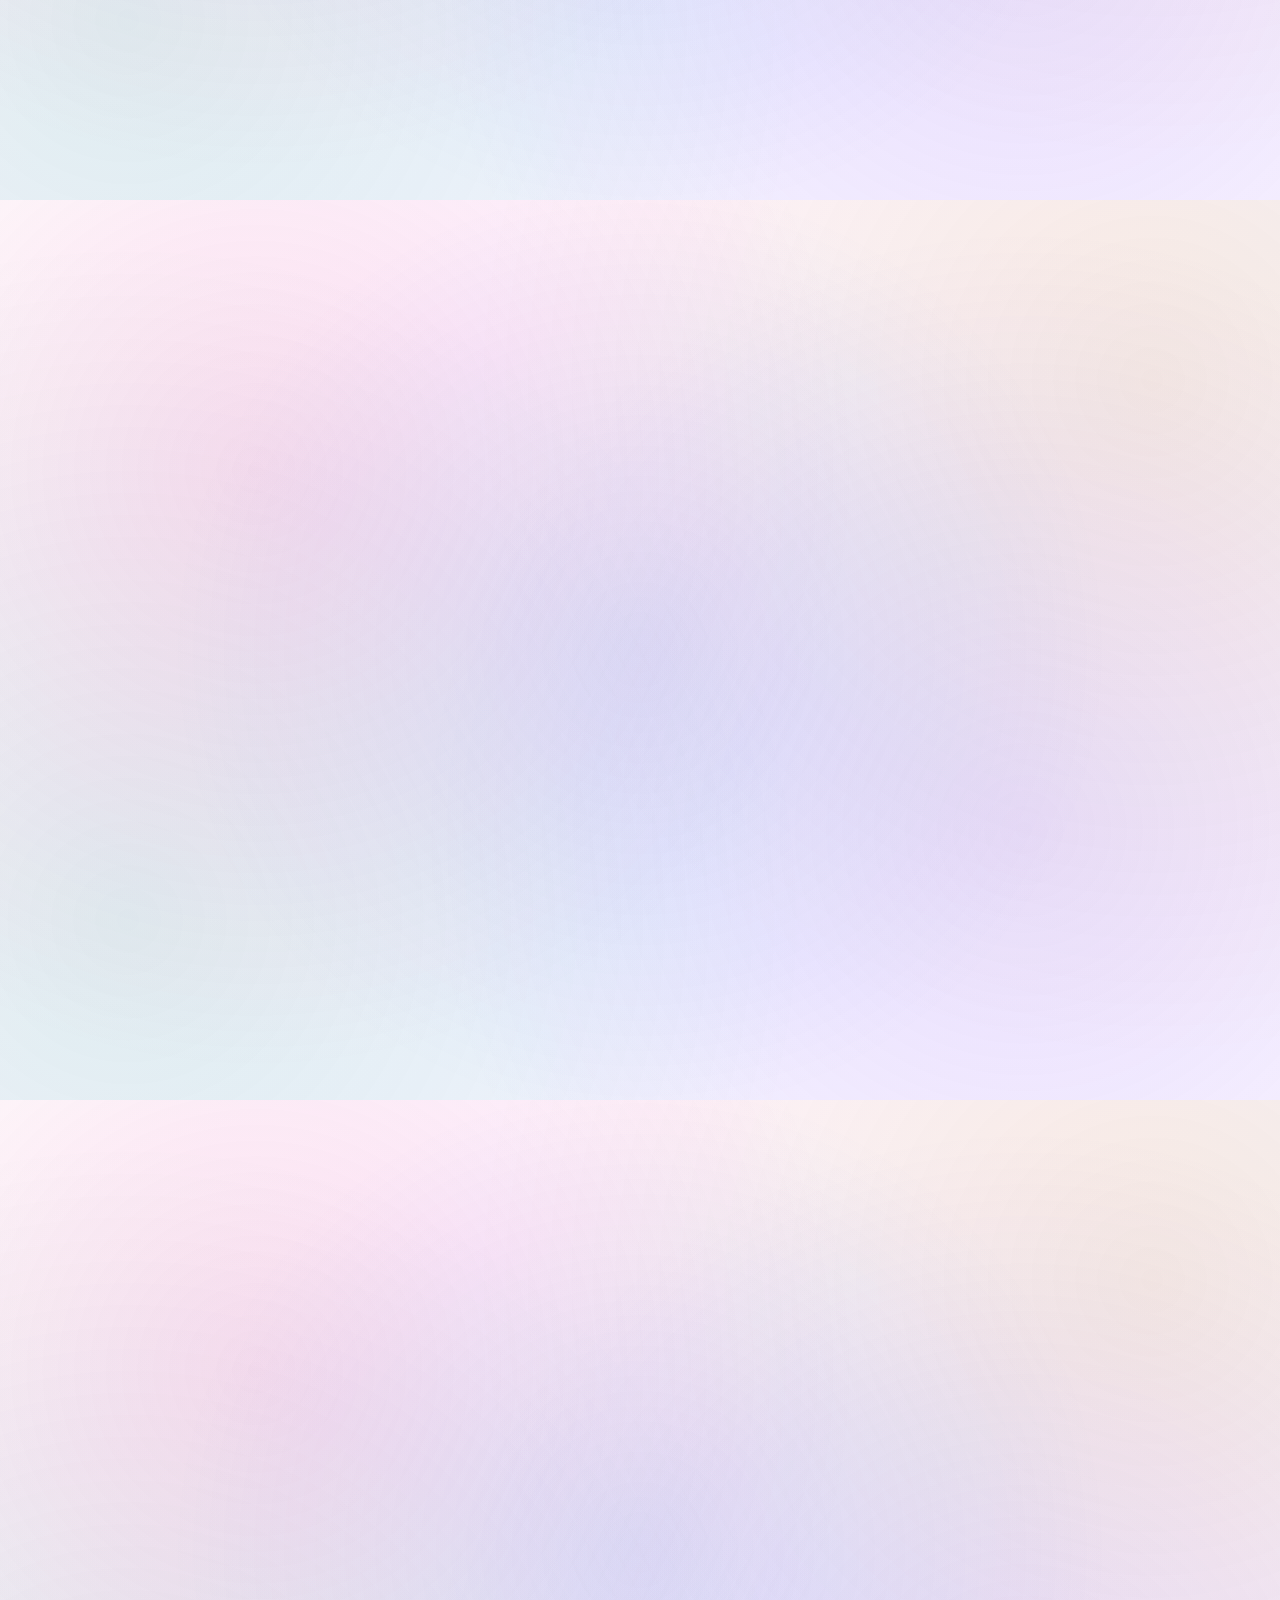
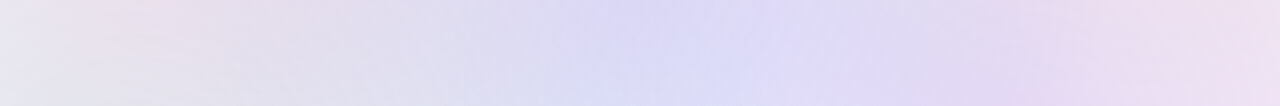
<file: signals.html>
<!DOCTYPE html>
<html lang="en">
<head>
  <meta charset="utf-8">
  <meta name="viewport" content="width=device-width,initial-scale=1">
  <meta name="description" content="How MindLink captures and processes neural signals.">
  <title>MindLink — Signals</title>
  <link rel="stylesheet" href="style.css">
  <style>
  .move {
    position: relative;
    animation: moveText 3s infinite alternate;
  }
  @keyframes moveText {
    0% { left: 0px; }
    100% { left: 50px; }
  }
</style>
</head>
<body class="style-move">
      <div class="bg-dots"></div>
    <div class="bg-fade"></div>
  <header>
    <h1 class="move">How Signals Are Captured</h1>
    <nav>
      <a href="index.html">Home</a> |
      <a href="overview.html">Overview</a> |
      <a href="signals.html">Signals</a> |
      <a href="devices.html">Devices</a> |
      <a href="AIengine.html">AI Engine</a> |
      <a href="usecases.html">Use Cases</a> |
      <a href="ethics.html">Safety & Ethics</a> |
      <a href="contact.html">Contact</a>
    </nav>
    <hr>
  </header>

  <main>
    <section>
      <h1 class="move">How Signals Are Captured</h1>
      <p>
        MindLink uses non-invasive neural sensors designed for high signal-to-noise ratio while remaining comfortable for extended wear.
        Primary sensing modalities in the concept:
      </p>
      <ul>
        <li>Scalp EEG (compact, wearable headband)</li>
        <li>Ear-EEG (discreet earclip sensors)</li>
        <li>Peripheral biosignals (EMG for gesture confirmation)</li>
      </ul>
    </section>

    <section>
      <h2>Preprocessing Pipeline</h2>
      <p>Standardized steps to prepare neural traces:</p>
      <ol>
        <li>Analog-to-digital conversion at edge (sample rates tuned per modality)</li>
        <li>Bandpass filtering to remove DC drift and mains interference</li>
        <li>Artifact rejection (eye-blink, muscle noise)</li>
        <li>Feature extraction (power bands, temporal patterns)</li>
      </ol>
       <img src="Images/page3.png" width="400" height="400"><br><br>
    </section>

    <section>
      <h2>Signal Quality Matrix (Example)</h2>
     <table border="1">
    <tr>
    <th>Modality</th>
    <th>Typical Use</th>
    <th>Relative SNR</th>
    </tr>
    <tr>
    <td>Scalp EEG</td>
    <td>General intent detection</td>
    <td>Medium</td>
    </tr>
    <tr>
    <td>Ear-EEG</td>
    <td>Discrete commands, wearable</td>
    <td>Low–Medium</td>
    </tr>
    <tr>
    <td>EMG</td>
    <td>Gesture confirmation</td>
    <td>High</td>
    </tr>
</table>
    </section>

    <section>
      <h2>Notes for Prototype</h2>
      <p>
        For a conceptual HTML project, emphasize diagrams, process clarity, and user scenarios rather than raw signal mathematics.
        Keep explanations accessible to non-specialists.
      </p>
    </section>
  </main>

  <footer>
    <hr>
    <p>© 2025 MindLink — Concept prototype. All rights reserved.</p>
  </footer>
</body>
</html>
</file>
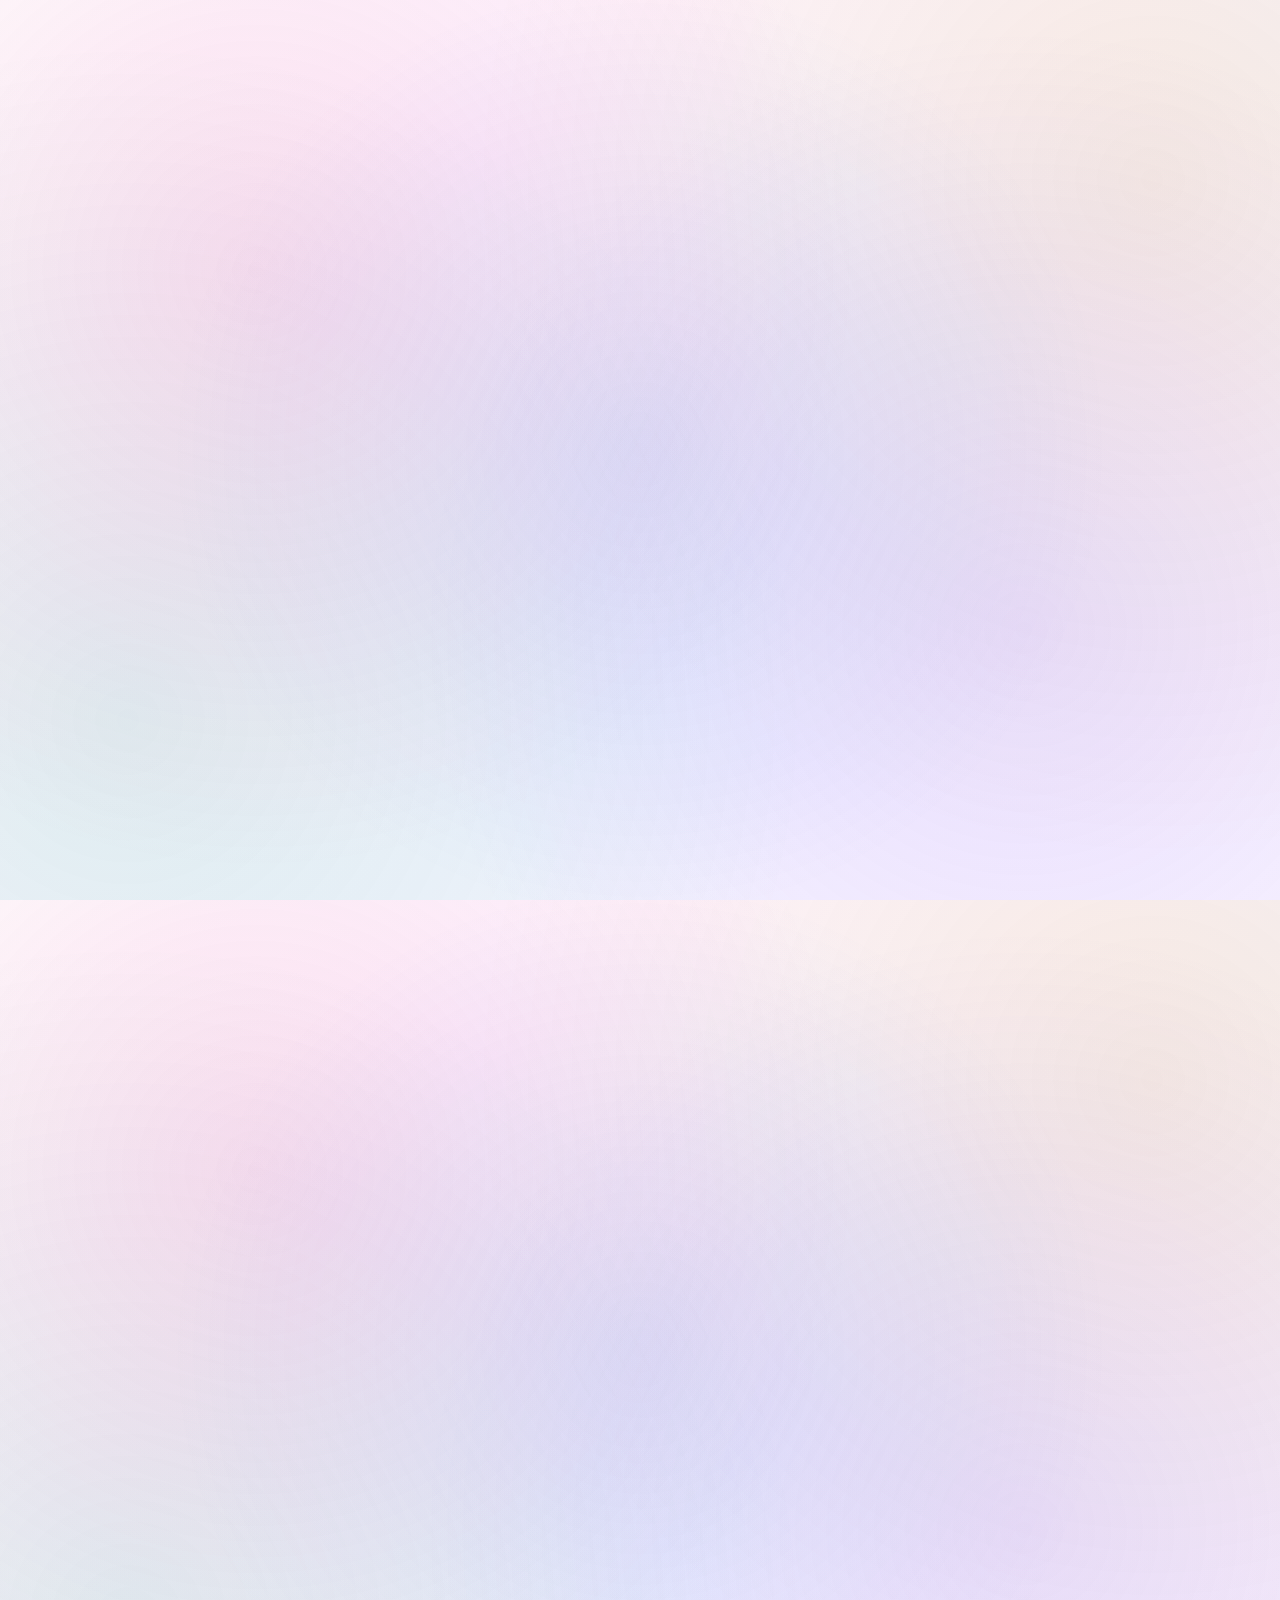
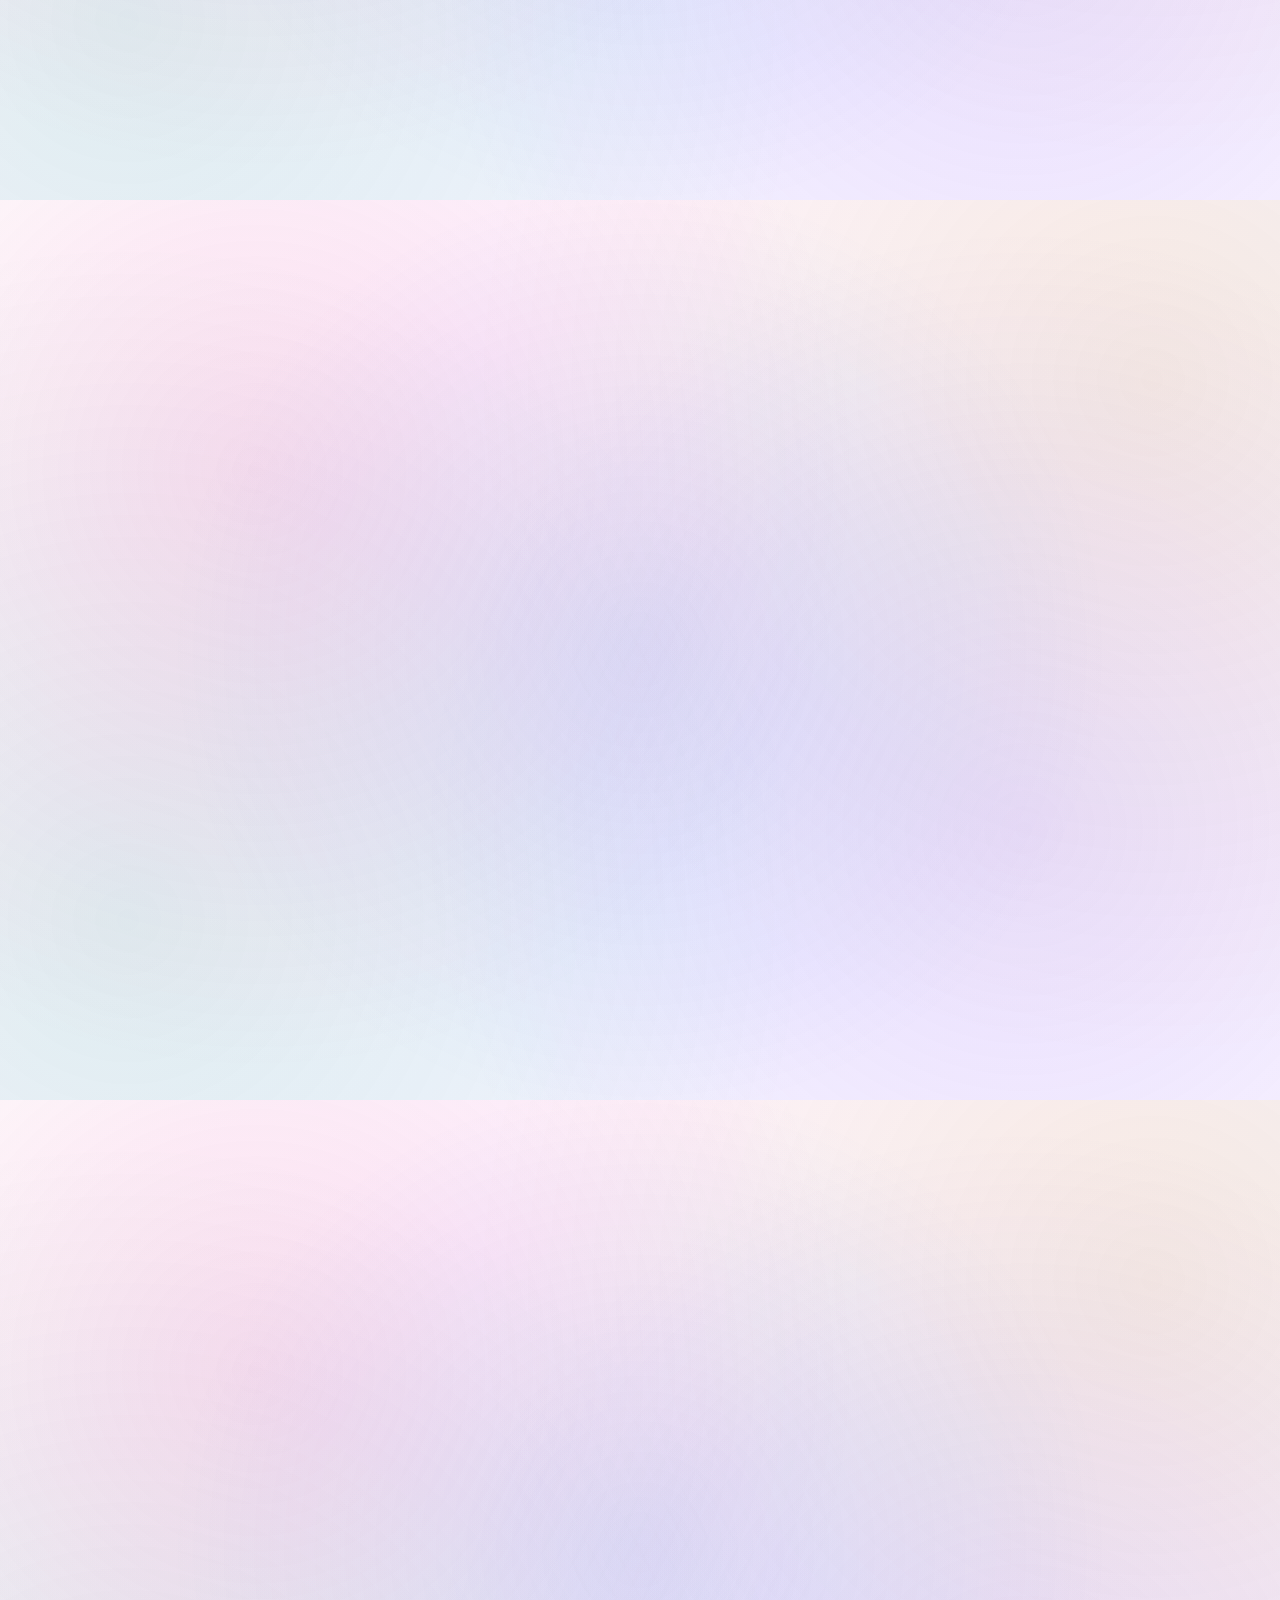
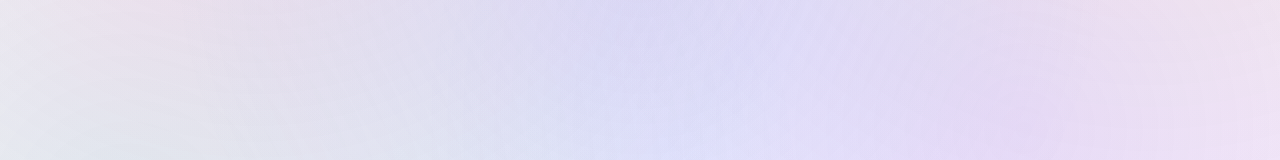
<file: usecases.html>
<!DOCTYPE html>
<html lang="en">
<head>
  <meta charset="utf-8">
  <meta name="viewport" content="width=device-width,initial-scale=1">
  <meta name="description" content="Use cases and future scope for MindLink BCI concept.">
  <title>MindLink — Use Cases</title>
  <link rel="stylesheet" href="style.css">
  <style>
  .hoverbtn {
    padding: 10px 20px;
    background-color: #07283d;
    color: white;
    border: none;
    transition: transform 0.4s;
  }
  .hoverbtn:hover {
    transform: scale(1.1);
  }
</style>
</head>
<body class="style-lift">
      <div class="bg-dots"></div>
    <div class="bg-fade"></div>
  <header>
    <h1>Use Cases & Future Scope</h1>
    <nav>
      <a href="index.html">Home</a> |
      <a href="overview.html">Overview</a> |
      <a href="signals.html">Signals</a> |
      <a href="devices.html">Devices</a> |
      <a href="AIengine.html">AI Engine</a> |
      <a href="usecases.html">Use Cases</a> |
      <a href="ethics.html">Safety & Ethics</a> |
      <a href="contact.html">Contact</a>
    </nav>
    <hr>
  </header>

  <main>
    <section>
      <h2>Primary Applications</h2>
      <button class="hoverbtn">Explore More</button>
      <ul>
        <li><strong>Accessibility:</strong> Assistive control for users with motor impairments (text entry, device control).</li>
        <li><strong>Smart Home:</strong> Thought-driven environment adjustments (lighting, climate, media).</li>
        <li><strong>Productivity:</strong> Hands-free interactions for demanding workflows (surgeons, operators).</li>
        <li><strong>Immersive Entertainment:</strong> Game interactions using cognitive commands and affective responses.</li>
      </ul>
       <img src="Images/page6.png" width="400" height="400"><br><br>
    </section>

    <section>
      <h2>Pilot Scenario (Example)</h2>
      <p>
        A pilot program equips a small team of users with NeuroBand + WristHub. Over two weeks, adaptive models learn command signatures,
        enabling consistent control of a desktop interface (selection, navigation, confirmation) with >80% effective throughput in demos.
      </p>
    </section>

    <section>
      <h2>Roadmap</h2>
      <ol>
        <li>Prototype device integration and edge pipeline.</li>
        <li>Small-scale user testing for calibration flows.</li>
        <li>Security hardening, privacy audits, and regulatory review.</li>
        <li>Scale to multi-device orchestration and SDK release.</li>
      </ol>
    </section>

    <section>
      <h2>Embedded Prototype Demo (Placeholder)</h2>
      <p>
        Below is an embedded placeholder .
      </p>
      <iframe width="200" height="315" src="https://www.youtube.com/embed/4_4d9mTg4aQ"></iframe>  
    </section>
  </main>

  <footer>
    <hr>
    <p>© 2025 MindLink — Concept prototype. All rights reserved.</p>
  </footer>
</body>
</html>
</file>
<file: style.css>
@import url('https://fonts.googleapis.com/css2?family=Inter:wght@100..900&family=DM+Sans:wght@400; 500; 600; 700&display=swap');

:root {
    --color-ink: #1e293b;
    --color-muted: #64748b;
    --accent-1: #ec4899;
    --accent-2: #8b5cf6;
    --accent-3: #3b82f6;
    --accent-4: #10b981;
    --accent-5: #f59e0b;
    --primary-gradient: linear-gradient(135deg, var(--accent-1) 0%, var(--accent-2) 30%, var(--accent-3) 60%, var(--accent-4) 100%);
    --mesh-blur: 60px;
    --mesh-opacity: 0.05;
}

* {
    margin: 0;
    padding: 0;
    box-sizing: border-box;
    font-family: "Inter", -apple-system, BlinkMacSystemFont, "Segoe UI", sans-serif;
    font-feature-settings: "liga" 1, "calt" 1, "kern" 1;
    letter-spacing: -0.013em;
    -webkit-font-smoothing: antialiased;
    -moz-osx-font-smoothing: grayscale;
    text-rendering: optimizeLegibility;
    /* keep scroll-behavior on html only to avoid duplicate work */
    scroll-margin-top: 80px;
}

*:focus {
    outline: none;
}

*:focus-visible {
    outline: 2px solid #8b5cf6;
    outline-offset: 3px;
    border-radius: 8px;
}

html {
    scroll-padding-top: 100px;
    scroll-behavior: smooth;
    -webkit-overflow-scrolling: touch;
    scrollbar-width: thin;
    scrollbar-color: rgba(67, 56, 202, 0.3) transparent;
    height: 100%;
    margin: 0;
    padding: 0;
    overflow-x: hidden;
    overflow-y: scroll;
}

html::-webkit-scrollbar {
    width: 8px;
}

html::-webkit-scrollbar-track {
    background: rgba(255, 255, 255, 0.1);
}

html::-webkit-scrollbar-thumb {
    background: linear-gradient(180deg, #4338ca, #6d28d9);
    border-radius: 10px;
    transition: all 0.3s ease;
}

html::-webkit-scrollbar-thumb:hover {
    background: linear-gradient(180deg, #6d28d9, #4338ca);
}

body {
    background:
        radial-gradient(circle at 20% 30%, rgba(236, 72, 153, 0.15) 0%, transparent 50%),
        radial-gradient(circle at 80% 70%, rgba(139, 92, 246, 0.15) 0%, transparent 50%),
        radial-gradient(circle at 50% 50%, rgba(59, 130, 246, 0.12) 0%, transparent 60%),
        radial-gradient(circle at 10% 80%, rgba(16, 185, 129, 0.12) 0%, transparent 50%),
        radial-gradient(circle at 90% 20%, rgba(245, 158, 11, 0.12) 0%, transparent 50%),
        linear-gradient(135deg, #fefefe 0%, #fdf4ff 30%, #f5f3ff 60%, #faf5ff 100%);
    color: #1e293b;
    line-height: 1.7;
    opacity: 0;
    animation: fadeInPage 1.4s forwards cubic-bezier(0.16, 1, 0.3, 1);
    padding-bottom: 64px;
    font-size: 15.5px;
    font-weight: 420;
    position: relative;
    min-height: 100%;
    margin: 0;
    letter-spacing: -0.011em;
    /* removed global will-change to avoid unnecessary GPU allocation */
}

body::before {
    content: '';
    position: fixed;
    top: 0;
    left: 0;
    width: 100%;
    height: 100%;
    pointer-events: none;
    z-index: 999;
    opacity: 0.015;
    background-image: url("data:image/svg+xml,%3Csvg viewBox='0 0 200 200' xmlns='http://www.w3.org/2000/svg'%3E%3Cfilter id='noiseFilter'%3E%3CfeTurbulence type='fractalNoise' baseFrequency='3' numOctaves='2' stitchTiles='stitch'/%3E%3C/filter%3E%3Crect width='100%25' height='100%25' filter='url(%23noiseFilter)'/%3E%3C/svg%3E");
}


.bg-mesh,
.bg-mesh-2,
.bg-mesh-3,
.bg-mesh-4,
.bg-mesh-5,
.bg-mesh-6 {
    position: fixed;
    inset: 0;
    z-index: -2;
    pointer-events: none;
    contain: layout style paint;
    /* removed will-change here; keeping per-pseudo will-change only where needed */
}

/* shared pseudo common properties */
.bg-mesh::before, .bg-mesh::after,
.bg-mesh-2::before, .bg-mesh-2::after,
.bg-mesh-3::before, .bg-mesh-3::after,
.bg-mesh-4::before, .bg-mesh-4::after,
.bg-mesh-5::before, .bg-mesh-5::after,
.bg-mesh-6::before, .bg-mesh-6::after {
    content: '';
    position: absolute;
    border-radius: 50%;
    filter: blur(var(--mesh-blur));
    transform: translateZ(0);
}

/* specific sizes/positions/backgrounds (kept explicit for visual parity) */
.bg-mesh::before { width:600px; height:600px; background: radial-gradient(circle, #4338ca, #6d28d9); top:-200px; left:-200px; opacity:0.08; }
.bg-mesh::after  { width:600px; height:600px; background: radial-gradient(circle, #6d28d9, #db2777); bottom:-300px; right:-300px; opacity:0.08; }
.bg-mesh-2::before { width:450px; height:450px; background: radial-gradient(circle, #db2777, #f97316); top:30%; left:60%; opacity:0.05; }
.bg-mesh-2::after  { width:350px; height:350px; background: radial-gradient(circle, #6d28d9, #4338ca); bottom:15%; right:10%; opacity:0.05; }
.bg-mesh-3::before { width:520px; height:520px; background: radial-gradient(circle, #c4b5fd, #a78bfa, #8b5cf6); top:55%; left:30%; opacity:0.04; }
.bg-mesh-3::after  { width:420px; height:420px; background: radial-gradient(circle, #e9d5ff, #d8b4fe, #c084fc); top:15%; right:35%; opacity:0.04; }
.bg-mesh-4::before { width:480px; height:480px; background: radial-gradient(circle, #ddd6fe, #c4b5fd, #a78bfa); bottom:40%; right:15%; opacity:0.04; }
.bg-mesh-4::after  { width:400px; height:400px; background: radial-gradient(circle, #f3e8ff, #e9d5ff, #d8b4fe); top:35%; left:55%; opacity:0.04; }
.bg-mesh-5::before { width:440px; height:440px; background: radial-gradient(circle, #f3e8ff, #e9d5ff, #ddd6fe); bottom:20%; left:40%; opacity:0.05; }
.bg-mesh-5::after  { width:380px; height:380px; background: radial-gradient(circle, #ede9fe, #ddd6fe, #c4b5fd); top:65%; right:45%; opacity:0.05; }
.bg-mesh-6::before { width:460px; height:460px; background: radial-gradient(circle, #a78bfa, #8b5cf6, #7c3aed); top:40%; left:20%; opacity:0.04; }
.bg-mesh-6::after  { width:410px; height:410px; background: radial-gradient(circle, #c4b5fd, #a78bfa, #8b5cf6); bottom:45%; right:30%; opacity:0.04; }

main {
    width: 100%;
    margin: 0;
    padding-top: 0;
    padding-bottom: 80px;
    animation: subtleLift 1.2s cubic-bezier(0.16, 1, 0.3, 1);
}

header {
    position: -webkit-sticky;
    position: sticky;
    top: 0;
    left: 0;
    right: 0;
    width: 100%;
    z-index: 1000;
    padding: 0;
    border-bottom: 1px solid transparent;
    border-image: linear-gradient(90deg, #ec4899, #8b5cf6, #3b82f6, #10b981, #f59e0b, #ec4899) 1;
    border-top: 2px solid rgba(255, 255, 255, 0.9);
    backdrop-filter: blur(16px) saturate(180%);
    -webkit-backdrop-filter: blur(16px) saturate(180%);
    /* removed will-change from header to avoid persistent GPU allocation */
    transform: translateZ(0);
    background:
        linear-gradient(135deg, rgba(255, 255, 255, 0.85) 0%, rgba(250, 245, 255, 0.7) 50%, rgba(255, 255, 255, 0.6) 100%);
    box-shadow:
        0 1px 0 rgba(255, 255, 255, 1) inset,
        0 -1px 0 rgba(255, 255, 255, 0.7) inset,
        0 8px 32px rgba(139, 92, 246, 0.12),
        0 4px 16px rgba(236, 72, 153, 0.08),
        0 2px 8px rgba(59, 130, 246, 0.06);
    display: block;
    visibility: visible;
    opacity: 1;
    transition: all 0.3s cubic-bezier(0.4, 0, 0.2, 1);
}

header::before {
    content: '';
    position: absolute;
    bottom: -20px;
    left: 50%;
    transform: translateX(-50%);
    width: 60%;
    height: 20px;
    background: linear-gradient(90deg, transparent, rgba(139, 92, 246, 0.25), rgba(236, 72, 153, 0.2), rgba(59, 130, 246, 0.18), transparent);
    filter: blur(10px);
    pointer-events: none;
}

header:hover {
    border-image: linear-gradient(90deg, #f472b6, #a78bfa, #60a5fa, #34d399, #fbbf24, #f472b6) 1;
    box-shadow:
        0 1px 0 rgba(255, 255, 255, 1) inset,
        0 -1px 0 rgba(255, 255, 255, 0.8) inset,
        0 12px 48px rgba(139, 92, 246, 0.15),
        0 6px 24px rgba(236, 72, 153, 0.12),
        0 3px 12px rgba(59, 130, 246, 0.1);
}

header:hover::before {
    opacity: 1.5;
}

header hr {
    display: none;
}

header h1 {
    max-width: 1200px;
    margin: 0 auto;
    padding: 32px 48px 0 48px;
    font-size: 48px;
    font-weight: 700;
    line-height: 1.1;
    margin-bottom: 0;
    background: linear-gradient(135deg, #ec4899 0%, #8b5cf6 30%, #3b82f6 60%, #10b981 100%);
    -webkit-background-clip: text;
    background-clip: text;
    -webkit-text-fill-color: transparent;
    text-shadow: none;
    filter: drop-shadow(0 2px 8px rgba(139, 92, 246, 0.3)) drop-shadow(0 4px 16px rgba(236, 72, 153, 0.2));
    transform: translate3d(0, 0, 0);
}

header h3 {
    max-width: 1200px;
    margin: 0 auto;
    padding: 0 48px 20px 48px;
    font-size: 16px;
    font-weight: 500;
    color: #64748b;
    letter-spacing: -0.015em;
}

nav {
    max-width: 1200px;
    margin: 0 auto;
    padding: 20px 48px 24px 48px;
    display: flex;
    gap: 12px;
    flex-wrap: wrap;
    align-items: center;
}

nav a {
    text-decoration: none;
    color: #64748b;
    font-size: 15px;
    font-weight: 550;
    transition: all 0.35s cubic-bezier(0.4, 0, 0.2, 1);
    position: relative;
    padding: 11px 20px;
    border-radius: 11px;
    background: transparent;
}

nav a::before {
    content: '';
    position: absolute;
    bottom: 8px;
    left: 20px;
    right: 20px;
    height: 2px;
    background: linear-gradient(90deg, #ec4899, #8b5cf6, #3b82f6);
    opacity: 0;
    transform: scaleX(0);
    transition: all 0.35s cubic-bezier(0.4, 0, 0.2, 1);
}

nav a:hover::before {
    opacity: 0.6;
    transform: scaleX(1);
}

code {
    font-family: 'Fira Code', 'SF Mono', Monaco, 'Cascadia Code', 'Roboto Mono', Consolas, 'Courier New', monospace;
    background: linear-gradient(135deg, rgba(236, 72, 153, 0.08) 0%, rgba(139, 92, 246, 0.08) 100%);
    padding: 3px 8px;
    border-radius: 6px;
    font-size: 0.92em;
    color: #8b5cf6;
    border: 1px solid rgba(139, 92, 246, 0.2);
    box-shadow:
        0 2px 8px rgba(139, 92, 246, 0.1),
        0 1px 4px rgba(236, 72, 153, 0.08);
}

nav a:hover {
    color: transparent;
    background: linear-gradient(135deg, rgba(236, 72, 153, 0.12), rgba(139, 92, 246, 0.12), rgba(59, 130, 246, 0.12));
    -webkit-background-clip: text;
    background-clip: text;
    transform: translateY(-1px);
    box-shadow:
        0 4px 12px rgba(139, 92, 246, 0.12),
        0 0 0 1px rgba(139, 92, 246, 0.1);
}

nav a:active {
    background: rgba(139, 92, 246, 0.12);
    transform: scale(0.98) translateY(0);
}

section {
    width: 100%;
    margin: 0;
    padding: 136px 72px;
    background:
        linear-gradient(135deg, rgba(255, 255, 255, 0.6) 0%, rgba(250, 245, 255, 0.4) 50%, rgba(255, 255, 255, 0.3) 100%);
    backdrop-filter: blur(20px) saturate(180%);
    -webkit-backdrop-filter: blur(20px) saturate(180%);
    transform: translateZ(0);
    border-top: 2px solid rgba(255, 255, 255, 0.95);
    border-left: 5px solid transparent;
    border-image: linear-gradient(180deg, #8b5cf6, #ec4899, #f59e0b, #10b981, #3b82f6, #8b5cf6) 1;
    border-bottom: 2px solid rgba(139, 92, 246, 0.2);
    border-radius: 0;
    box-shadow:
        0 2px 0 rgba(255, 255, 255, 1) inset,
        0 -1px 0 rgba(255, 255, 255, 0.7) inset,
        0 12px 48px rgba(139, 92, 246, 0.06),
        0 4px 16px rgba(236, 72, 153, 0.04),
        0 2px 8px rgba(0, 0, 0, 0.02),
        -6px 0 20px rgba(139, 92, 246, 0.18);
    position: relative;
    overflow: visible;
    transition: all 0.5s cubic-bezier(0.4, 0, 0.2, 1);
    min-height: auto;
}

section>* {
    max-width: 1200px;
    margin-left: auto;
    margin-right: auto;
}

section:nth-child(even) {
    background:
        linear-gradient(135deg, rgba(250, 245, 255, 0.5) 0%, rgba(245, 235, 255, 0.4) 50%, rgba(245, 250, 255, 0.35) 100%);
    border-image: linear-gradient(180deg, #3b82f6, #8b5cf6, #ec4899, #f59e0b, #10b981, #3b82f6) 1;
}

section:nth-child(3n+1)::before {
    background: radial-gradient(circle at top left, rgba(236, 72, 153, 0.12), transparent 60%);
}

section:nth-child(3n+2)::before {
    background: radial-gradient(circle at top left, rgba(139, 92, 246, 0.12), transparent 60%);
}

section:nth-child(3n+3)::before {
    background: radial-gradient(circle at top left, rgba(59, 130, 246, 0.12), transparent 60%);
}

section::before {
    content: '';
    position: absolute;
    top: 0;
    left: 50%;
    transform: translateX(-50%);
    width: 100%;
    max-width: 1200px;
    height: 2px;
    background: linear-gradient(90deg,
            transparent 0%,
            rgba(255, 255, 255, 1) 50%,
            transparent 100%);
    opacity: 1;
}

section::after {
    content: '';
    position: absolute;
    bottom: -1px;
    left: 50%;
    transform: translateX(-50%);
    width: 80%;
    height: 3px;
    background: linear-gradient(90deg, transparent, #ec4899, #8b5cf6, #3b82f6, #10b981, #f59e0b, #ec4899, transparent);
    opacity: 0;
    transition: opacity 0.5s cubic-bezier(0.4, 0, 0.2, 1);
    filter: blur(1px);
    box-shadow: 0 0 32px rgba(139, 92, 246, 0.6), 0 0 16px rgba(236, 72, 153, 0.4);
}

section:hover::after {
    opacity: 0.8;
}

section:hover {
    background:
        linear-gradient(135deg, rgba(255, 255, 255, 0.5) 0%, rgba(255, 255, 255, 0.25) 100%);
    backdrop-filter: blur(18px) saturate(160%);
    border-top-color: rgba(255, 255, 255, 1);
    border-bottom-color: rgba(139, 92, 246, 0.18);
    box-shadow:
        0 2px 0 rgba(255, 255, 255, 1) inset,
        0 -2px 0 rgba(255, 255, 255, 0.8) inset,
        0 12px 40px rgba(139, 92, 246, 0.06),
        0 4px 8px rgba(0, 0, 0, 0.03);
}

pre {
    background: linear-gradient(135deg, rgba(15, 23, 42, 0.95) 0%, rgba(30, 41, 59, 0.95) 100%);
    padding: 24px;
    border-radius: 12px;
    overflow-x: auto;
    margin: 24px 0;
    border: 1px solid rgba(139, 92, 246, 0.2);
    box-shadow:
        0 1px 0 rgba(255, 255, 255, 0.05) inset,
        0 8px 32px rgba(139, 92, 246, 0.15),
        0 4px 16px rgba(236, 72, 153, 0.1),
        0 2px 8px rgba(0, 0, 0, 0.1);
}

.geometric-bg {
    position: fixed;
    inset: 0;
    z-index: -1;
    pointer-events: none;
    overflow: hidden;
    contain: layout style paint;
}

.geometric-bg::before,
.geometric-bg::after {
    will-change: transform;
    content: '';
    position: absolute;
    border: 2px solid rgba(67, 56, 202, 0.08);
    border-radius: 30% 70% 70% 30% / 30% 30% 70% 70%;
}

.geometric-bg::before {
    width: 400px;
    height: 400px;
    top: 10%;
    right: 5%;
    background: linear-gradient(135deg,
            rgba(67, 56, 202, 0.03),
            rgba(109, 40, 217, 0.03));
    animation: floatShape1 25s ease-in-out infinite;
    transform-origin: center;
}

.geometric-bg::after {
    width: 300px;
    height: 300px;
    bottom: 20%;
    left: 10%;
    background: linear-gradient(135deg,
            rgba(109, 40, 217, 0.03),
            rgba(219, 39, 119, 0.03));
    animation: floatShape2 30s ease-in-out infinite;
    transform-origin: center;
}

@keyframes floatShape1 {

    0%,
    100% {
        transform: translate(0, 0) rotate(0deg);
    }

    50% {
        transform: translate(-30px, 30px) rotate(180deg);
    }
}

@keyframes floatShape2 {

    0%,
    100% {
        transform: translate(0, 0) rotate(0deg);
    }

    50% {
        transform: translate(30px, -30px) rotate(180deg);
    }
}

section:hover::before {
    opacity: 1;
}

body::after {
    content: '';
    position: fixed;
    top: 0;
    left: 0;
    height: 3px;
    width: 0%;
    background: linear-gradient(90deg, #4338ca, #6d28d9, #db2777);
    box-shadow: 0 0 20px rgba(67, 56, 202, 0.6);
    z-index: 1000;
    animation: scrollProgress 1s linear forwards;
}

@keyframes scrollProgress {
    to {
        width: 100%;
    }
}

main::before {
    will-change: transform, opacity;
    content: '⌄';
    position: fixed;
    bottom: 40px;
    left: 50%;
    transform: translateX(-50%);
    font-size: 32px;
    color: #4338ca;
    opacity: 0.6;
    z-index: 50;
    animation: bounce 2s infinite ease-in-out;
    text-shadow:
        0 0 20px rgba(67, 56, 202, 0.6),
        0 0 40px rgba(67, 56, 202, 0.3);
    pointer-events: none;
}

@keyframes bounce {

    0%,
    100% {
        transform: translateX(-50%) translateY(0);
        opacity: 0.6;
    }

    50% {
        transform: translateX(-50%) translateY(-15px);
        opacity: 1;
    }
}

h1,
h2,
h3 {
    margin-bottom: 32px;
    font-weight: 650;
    letter-spacing: -0.035em;
    color: #0f172a;
    text-rendering: optimizeLegibility;
    font-feature-settings: "liga", "kern", "ss01";
}

h1 {
    font-size: 56px;
    font-weight: 700;
    line-height: 1.05;
    color: #0f172a;
    margin: 0 0 32px 0;
    letter-spacing: -0.035em;
    background: linear-gradient(135deg, #ec4899 0%, #8b5cf6 40%, #3b82f6 70%, #10b981 100%);
    -webkit-background-clip: text;
    background-clip: text;
    -webkit-text-fill-color: transparent;
    filter: drop-shadow(0 3px 16px rgba(139, 92, 246, 0.4)) drop-shadow(0 6px 24px rgba(236, 72, 153, 0.25));
    position: relative;
    text-shadow: none;
}

header h1 {
    background: linear-gradient(120deg,
            #0f172a 0%,
            #6d28d9 25%,
            #8b5cf6 50%,
            #6d28d9 75%,
            #0f172a 100%);
    background-size: 200% auto;
    background-clip: text;
    -webkit-background-clip: text;
    -webkit-text-fill-color: transparent;
    animation: gradientShift 10s ease-in-out infinite;
    filter: drop-shadow(0 0 24px rgba(139, 92, 246, 0.3));
}

@keyframes gradientShift {

    0%,
    100% {
        background-position: 0% center;
    }

    50% {
        background-position: 100% center;
    }
}

h2 {
    font-size: 32px;
    font-weight: 700;
    background: linear-gradient(135deg, #ec4899 0%, #8b5cf6 50%, #3b82f6 100%);
    background-size: 200% 200%;
    -webkit-background-clip: text;
    background-clip: text;
    -webkit-text-fill-color: transparent;
    animation: gradientShift 8s ease infinite;
    margin: 0 0 24px 0;
    letter-spacing: -0.02em;
    line-height: 1.2;
    position: relative;
    padding-bottom: 24px;
    filter: drop-shadow(0 2px 8px rgba(139, 92, 246, 0.3));
}

h2::after {
    content: '';
    position: absolute;
    bottom: -16px;
    left: 0;
    width: 120px;
    height: 5px;
    background: linear-gradient(90deg, #ec4899, #8b5cf6, #3b82f6, #10b981);
    border-radius: 4px;
    opacity: 1;
    box-shadow: 0 3px 16px rgba(139, 92, 246, 0.5), 0 6px 24px rgba(236, 72, 153, 0.4);
}

h3 {
    font-size: 24px;
    font-weight: 650;
    color: #1e293b;
    margin: 32px 0 16px 0;
    letter-spacing: -0.015em;
    line-height: 1.3;
    background: linear-gradient(135deg, #8b5cf6 0%, #3b82f6 50%, #10b981 100%);
    background-size: 200% 200%;
    -webkit-background-clip: text;
    background-clip: text;
    -webkit-text-fill-color: transparent;
    animation: gradientShift 10s ease infinite;
    filter: drop-shadow(0 1px 4px rgba(139, 92, 246, 0.2));
}

p {
    margin: 0 0 28px 0;
    color: #475569;
    line-height: 1.85;
    font-size: 17px;
    font-weight: 450;
    letter-spacing: -0.013em;
    opacity: 0.95;
    text-rendering: optimizeLegibility;
}

p::first-letter {
    font-size: 1.3em;
    font-weight: 700;
    background: linear-gradient(135deg, #ec4899, #8b5cf6, #3b82f6);
    -webkit-background-clip: text;
    background-clip: text;
    -webkit-text-fill-color: transparent;
    margin-right: 2px;
}

strong {
    font-weight: 650;
    background: linear-gradient(135deg, #ec4899 0%, #8b5cf6 100%);
    -webkit-background-clip: text;
    background-clip: text;
    -webkit-text-fill-color: transparent;
    position: relative;
}

em {
    font-style: italic;
    color: #6d28d9;
    font-weight: 500;
}

ul,
ol {
    margin-left: 32px;
    margin-top: 16px;
    color: #475569;
    margin-bottom: 32px;
}

li {
    margin: 14px 0;
    padding-left: 12px;
    position: relative;
    color: #334155;
    line-height: 1.8;
    opacity: 1;
    transition: all 0.3s cubic-bezier(0.4, 0, 0.2, 1);
}

li::marker {
    color: transparent;
    background: linear-gradient(135deg, #ec4899, #8b5cf6, #3b82f6);
    -webkit-background-clip: text;
    background-clip: text;
}

li:hover {
    color: #1e293b;
    padding-left: 18px;
    text-shadow: 0 1px 2px rgba(139, 92, 246, 0.1);
}

li:nth-child(1) {
    animation-delay: 0.1s;
}

li:nth-child(2) {
    animation-delay: 0.2s;
}

li:nth-child(3) {
    animation-delay: 0.3s;
}

li:nth-child(4) {
    animation-delay: 0.4s;
}

li:nth-child(5) {
    animation-delay: 0.5s;
}

li:nth-child(6) {
    animation-delay: 0.6s;
}


a {
    color: #4338ca;
    text-decoration: none;
    transition: all 0.4s cubic-bezier(0.4, 0, 0.2, 1);
    font-weight: 500;
    position: relative;
    display: inline-block;
}

a::after {
    content: '';
    position: absolute;
    bottom: -2px;
    left: 0;
    width: 0;
    height: 2px;
    background: linear-gradient(90deg, #ec4899, #8b5cf6, #3b82f6, #10b981, #f59e0b);
    box-shadow: 0 0 16px rgba(139, 92, 246, 0.7), 0 0 8px rgba(236, 72, 153, 0.5);
    transition: width 0.4s cubic-bezier(0.4, 0, 0.2, 1);
}

a:hover {
    color: #6d28d9;
    text-shadow: 0 0 20px rgba(67, 56, 202, 0.4);
}

a:hover::after {
    width: 100%;
}

table {
    width: 100%;
    border-collapse: separate;
    border-spacing: 0;
    margin: 32px 0;
    background: linear-gradient(135deg, rgba(255, 255, 255, 0.6) 0%, rgba(250, 245, 255, 0.4) 100%);
    border-radius: 12px;
    overflow: hidden;
    box-shadow:
        0 1px 0 rgba(255, 255, 255, 0.8) inset,
        0 8px 32px rgba(139, 92, 246, 0.08),
        0 4px 16px rgba(236, 72, 153, 0.05);
}

table th,
table td {
    padding: 14px 16px;
    border-bottom: 1px solid rgba(67, 56, 202, 0.08);
    text-align: left;
    transition: all 0.3s ease;
}

table th {
    background:
        linear-gradient(135deg, rgba(67, 56, 202, 0.12) 0%, rgba(67, 56, 202, 0.08) 100%);
    color: #4338ca;
    font-weight: 600;
    text-transform: uppercase;
    font-size: 13px;
    letter-spacing: 0.5px;
}

table tr:last-child td {
    border-bottom: none;
}

table tr:hover td {
    background: rgba(67, 56, 202, 0.04);
    color: #4338ca;
}

button,
.hoverbtn,
input[type="submit"] {
    padding: 16px 36px;
    background: linear-gradient(135deg, #ec4899 0%, #8b5cf6 50%, #3b82f6 100%);
    color: #ffffff;
    border: 1px solid rgba(255, 255, 255, 0.25);
    border-radius: 14px;
    cursor: pointer;
    transition: all 0.35s cubic-bezier(0.4, 0, 0.2, 1);
    font-weight: 600;
    font-size: 16px;
    position: relative;
    overflow: hidden;
    letter-spacing: -0.012em;
    box-shadow:
        0 2px 0 rgba(255, 255, 255, 0.25) inset,
        0 -1px 0 rgba(0, 0, 0, 0.1) inset,
        0 4px 12px rgba(236, 72, 153, 0.25),
        0 8px 24px rgba(139, 92, 246, 0.15),
        0 12px 36px rgba(59, 130, 246, 0.1);
    text-shadow: 0 2px 4px rgba(0, 0, 0, 0.3);
}

button:hover,
.hoverbtn:hover,
input[type="submit"]:hover {
    transform: translateY(-3px) scale(1.02);
    background: linear-gradient(135deg, #f472b6 0%, #a78bfa 50%, #60a5fa 100%);
    box-shadow:
        0 1px 0 rgba(255, 255, 255, 0.4) inset,
        0 8px 24px rgba(236, 72, 153, 0.5),
        0 16px 40px rgba(139, 92, 246, 0.4),
        0 24px 56px rgba(59, 130, 246, 0.3),
        0 0 0 4px rgba(139, 92, 246, 0.15);
    border-color: rgba(167, 139, 250, 0.5);
}

button:active,
.hoverbtn:active,
input[type="submit"]:active {
    transform: translateY(0) scale(0.98);
}

.btn-accent,
button.accent {
    background: linear-gradient(135deg, #f59e0b 0%, #fbbf24 100%);
    border-color: rgba(245, 158, 11, 0.3);
    box-shadow:
        0 1px 0 rgba(255, 255, 255, 0.2) inset,
        0 4px 12px rgba(245, 158, 11, 0.2),
        0 8px 24px rgba(245, 158, 11, 0.1);
}

.btn-accent:hover,
button.accent:hover {
    background: linear-gradient(135deg, #f59e0b 0%, #fcd34d 100%);
    border-color: rgba(251, 191, 36, 0.5);
    box-shadow:
        0 1px 0 rgba(255, 255, 255, 0.3) inset,
        0 6px 16px rgba(245, 158, 11, 0.3),
        0 12px 32px rgba(245, 158, 11, 0.15),
        0 0 0 4px rgba(251, 191, 36, 0.1);
}

button.secondary,
.hoverbtn.secondary {
    background: linear-gradient(135deg, #10b981 0%, #3b82f6 100%);
    box-shadow:
        0 2px 0 rgba(255, 255, 255, 0.25) inset,
        0 -1px 0 rgba(0, 0, 0, 0.1) inset,
        0 4px 12px rgba(16, 185, 129, 0.25),
        0 8px 24px rgba(59, 130, 246, 0.15);
}

button.outline,
.hoverbtn.outline {
    background: transparent;
    border: 2px solid transparent;
    border-image: linear-gradient(135deg, #ec4899, #8b5cf6, #3b82f6) 1;
    color: #8b5cf6;
    box-shadow: 0 4px 12px rgba(139, 92, 246, 0.1);
}

button.glass,
.hoverbtn.glass {
    background: linear-gradient(135deg, rgba(255, 255, 255, 0.3), rgba(250, 245, 255, 0.2));
    backdrop-filter: blur(12px);
    border: 1px solid rgba(139, 92, 246, 0.2);
    color: #6d28d9;
    box-shadow:
        0 1px 0 rgba(255, 255, 255, 0.5) inset,
        0 4px 16px rgba(139, 92, 246, 0.12);
}

input,
textarea,
select {
    width: 100%;
    padding: 14px 18px;
    background:
        linear-gradient(135deg, rgba(255, 255, 255, 0.8) 0%, rgba(255, 255, 255, 0.6) 100%);
    backdrop-filter: blur(20px) saturate(180%);
    border: 1.5px solid rgba(139, 92, 246, 0.15);
    border-radius: 12px;
    margin-top: 8px;
    margin-bottom: 16px;
    font-size: 15px;
    color: #1e293b;
    transition: all 0.3s cubic-bezier(0.4, 0, 0.2, 1);
    box-shadow:
        0 1px 0 rgba(255, 255, 255, 0.6) inset,
        0 2px 8px rgba(139, 92, 246, 0.04);
    font-family: inherit;
    font-weight: 420;
}

input:focus,
textarea:focus,
select:focus {
    outline: none;
    border-color: #8b5cf6;
    background:
        linear-gradient(135deg, rgba(255, 255, 255, 0.95) 0%, rgba(255, 255, 255, 0.8) 100%);
    box-shadow:
        0 1px 0 rgba(255, 255, 255, 0.9) inset,
        0 0 0 4px rgba(139, 92, 246, 0.15),
        0 4px 12px rgba(139, 92, 246, 0.12),
        0 1px 2px rgba(139, 92, 246, 0.04);
    transform: translateY(-1px);
}

input::placeholder,
textarea::placeholder {
    color: #94a3b8;
    font-weight: 400;
}

img {
    max-width: 100%;
    height: auto;
    border-radius: 16px;
    box-shadow: 0 8px 32px rgba(139, 92, 246, 0.15), 0 2px 8px rgba(0, 0, 0, 0.05);
    transition: all 0.5s cubic-bezier(0.4, 0, 0.2, 1);
    display: block;
    margin: 32px auto;
    transform: translateZ(0);
    perspective: 1000px;
}

img:hover {
    transform: scale(1.03) translateY(-6px) rotateX(2deg) rotateY(2deg);
    box-shadow:
        0 20px 60px rgba(139, 92, 246, 0.35),
        0 12px 24px rgba(236, 72, 153, 0.25),
        0 0 40px rgba(59, 130, 246, 0.2);
    filter: brightness(1.05);
}

footer {
    width: 100%;
    margin: 0;
    padding: 80px 48px 64px 48px;
    background:
        linear-gradient(135deg, rgba(236, 72, 153, 0.08) 0%, rgba(139, 92, 246, 0.08) 50%, rgba(59, 130, 246, 0.08) 100%);
    backdrop-filter: blur(18px) saturate(180%);
    -webkit-backdrop-filter: blur(18px) saturate(180%);
    border-top: 2px solid transparent;
    border-image: linear-gradient(90deg, #ec4899, #8b5cf6, #3b82f6, #10b981, #f59e0b, #ec4899) 1;
    box-shadow:
        0 1px 0 rgba(255, 255, 255, 0.8) inset,
        0 -8px 32px rgba(139, 92, 246, 0.12),
        0 -4px 16px rgba(236, 72, 153, 0.08);
    color: #475569;
    font-size: 15.5px;
    font-weight: 500;
    position: relative;
    min-height: 140px;
}

footer hr {
    display: none;
}

footer p {
    margin: 0;
    padding: 0;
    font-size: 15.5px;
    font-weight: 500;
    color: #475569;
}

footer::before {
    content: '';
    position: absolute;
    top: 0;
    left: 50%;
    transform: translateX(-50%);
    width: 80%;
    max-width: 1200px;
    height: 2px;
    background: linear-gradient(90deg,
            transparent 0%,
            rgba(255, 255, 255, 1) 50%,
            transparent 100%);
    opacity: 1;
}

.divider {
    margin: 64px 0;
    position: relative;
}

.divider::after {
    content: '✦';
    position: absolute;
    top: 50%;
    left: 50%;
    transform: translate(-50%, -50%);
    background: linear-gradient(135deg, #fcfcfd 0%, #f8f9fb 100%);
    padding: 12px 16px;
    color: #8b5cf6;
    font-size: 16px;
    border-radius: 50%;
    box-shadow: 0 4px 12px rgba(139, 92, 246, 0.15);
}

.btn-pulse,
button.pulse {
    animation: pulse 2s cubic-bezier(0.4, 0, 0.6, 1) infinite;
}

@keyframes pulse {

    0%,
    100% {
        transform: scale(1);
        opacity: 1;
    }

    50% {
        transform: scale(1.008);
        opacity: 0.96;
    }
}

blockquote {
    margin: 32px 0;
    padding: 24px 28px 24px 24px;
    background: linear-gradient(135deg, rgba(236, 72, 153, 0.05) 0%, rgba(139, 92, 246, 0.05) 50%, rgba(59, 130, 246, 0.05) 100%);
    border-left: 4px solid transparent;
    border-image: linear-gradient(180deg, #ec4899, #8b5cf6, #3b82f6) 1;
    border-radius: 0 12px 12px 0;
    font-style: italic;
    color: #475569;
    position: relative;
    font-size: 17px;
    line-height: 1.7;
}

blockquote::before {
    content: '"';
    position: absolute;
    top: 16px;
    left: -8px;
    font-size: 64px;
    color: #8b5cf6;
    opacity: 0.2;
    font-family: Georgia, serif;
    line-height: 0;
}

blockquote::after {
    content: '';
    position: absolute;
    left: 0;
    top: 0;
    height: 100%;
    width: 4px;
    background: linear-gradient(180deg, #ec4899, #8b5cf6, #3b82f6, #10b981);
    border-radius: 4px 0 0 4px;
}

[data-tooltip] {
    position: relative;
    cursor: help;
}

[data-tooltip]::before {
    content: attr(data-tooltip);
    position: absolute;
    bottom: 125%;
    left: 50%;
    transform: translateX(-50%) translateY(-8px);
    padding: 10px 16px;
    background: rgba(15, 23, 42, 0.95);
    backdrop-filter: blur(8px);
    color: #ffffff;
    font-size: 13px;
    border-radius: 8px;
    white-space: nowrap;
    opacity: 0;
    pointer-events: none;
    transition: all 0.3s ease;
    box-shadow: 0 8px 24px rgba(0, 0, 0, 0.2);
    font-weight: 500;
    letter-spacing: -0.01em;
}

[data-tooltip]::after {
    content: '';
    position: absolute;
    bottom: 115%;
    left: 50%;
    transform: translateX(-50%);
    border: 6px solid transparent;
    border-top-color: rgba(15, 23, 42, 0.95);
    opacity: 0;
    pointer-events: none;
    transition: all 0.3s ease;
}

[data-tooltip]:hover::before,
[data-tooltip]:hover::after {
    opacity: 1;
    transform: translateX(-50%) translateY(0);
}

.back-to-top {
    position: fixed;
    bottom: 40px;
    right: 40px;
    width: 52px;
    height: 52px;
    background: linear-gradient(135deg, #ec4899 0%, #8b5cf6 50%, #3b82f6 100%);
    color: #ffffff;
    border: 1px solid rgba(255, 255, 255, 0.3);
    border-radius: 50%;
    display: flex;
    align-items: center;
    justify-content: center;
    cursor: pointer;
    font-size: 24px;
    box-shadow:
        0 1px 0 rgba(255, 255, 255, 0.2) inset,
        0 4px 16px rgba(236, 72, 153, 0.4),
        0 8px 32px rgba(139, 92, 246, 0.3),
        0 12px 48px rgba(59, 130, 246, 0.2);
    transition: all 0.3s cubic-bezier(0.4, 0, 0.2, 1);
    z-index: 1000;
    text-decoration: none;
}

.back-to-top:hover {
    transform: translateY(-4px) scale(1.05);
    background: linear-gradient(135deg, #f472b6 0%, #a78bfa 50%, #60a5fa 100%);
    box-shadow:
        0 1px 0 rgba(255, 255, 255, 0.3) inset,
        0 8px 24px rgba(236, 72, 153, 0.5),
        0 12px 40px rgba(139, 92, 246, 0.4),
        0 16px 56px rgba(59, 130, 246, 0.3),
        0 0 0 4px rgba(139, 92, 246, 0.1);
}

@media (max-width: 768px) {
    section {
        padding: 80px 24px;
    }

    header h1 {
        font-size: 32px;
        padding: 24px 24px 0 24px;
    }

    header h3 {
        font-size: 15px;
        padding: 0 24px 16px 24px;
    }

    nav {
        padding: 16px 24px 20px 24px;
        justify-content: center;
    }

    h1 {
        font-size: 36px;
    }

    h2 {
        font-size: 28px;
    }

    h3 {
        font-size: 22px;
    }

    footer {
        padding: 64px 24px 48px 24px;
    }
}

@keyframes fadeInPage {
    from {
        opacity: 0;
        filter: blur(4px);
    }

    to {
        opacity: 1;
        filter: blur(0);
    }
}

@keyframes subtleLift {
    from {
        transform: translateY(16px);
        opacity: 0.7;
    }

    to {
        transform: translateY(0);
        opacity: 1;
    }
}

@keyframes glowFade {
    0% {
        text-shadow:
            0 0 8px rgba(99, 102, 241, 0.3),
            0 0 16px rgba(99, 102, 241, 0.15);
    }

    100% {
        text-shadow:
            0 0 20px rgba(99, 102, 241, 0.5),
            0 0 32px rgba(99, 102, 241, 0.25),
            0 0 48px rgba(99, 102, 241, 0.1);
    }
}

.bg-dots {
    position: fixed;
    inset: 0;
    z-index: -1;
    pointer-events: none;
    opacity: .88;
    /* keep will-change for this animated background */
    will-change: transform, opacity;
    transform: translateZ(0);
    background-image:
        radial-gradient(#000 .95px, transparent .95px),
        radial-gradient(#000 .95px, transparent .95px),
        radial-gradient(#000 .95px, transparent .95px),
        radial-gradient(#000 .95px, transparent .95px),
        radial-gradient(#000 .95px, transparent .95px),
        radial-gradient(#000 .95px, transparent .95px),
        radial-gradient(#000 .95px, transparent .95px),
        radial-gradient(#000 .95px, transparent .95px),
        radial-gradient(#000 .95px, transparent .95px),
        radial-gradient(#000 .95px, transparent .95px),
        radial-gradient(#000 .95px, transparent .95px),
        radial-gradient(#000 .95px, transparent .95px),
        radial-gradient(#000 .95px, transparent .95px),
        radial-gradient(#000 .95px, transparent .95px),
        radial-gradient(#000 .95px, transparent .95px);
    background-size:
        110px 120px, 130px 140px, 150px 160px, 120px 135px,
        160px 170px, 100px 110px, 140px 155px, 170px 180px,
        115px 130px, 150px 145px, 180px 160px, 130px 170px,
        200px 180px, 125px 150px, 175px 200px;
    background-position:
        0 0, 30px 40px, -50px -30px, 60px -80px,
        -90px 120px, 100px 50px, -120px 140px, 140px 190px,
        -160px -100px, 180px -20px, 200px 120px, -210px 80px,
        250px -140px, -30px 200px, 300px -50px;
    animation: floatDots 75s infinite ease-in-out alternate, sparkle 3.5s infinite ease-in-out alternate;
}

/* Respect user preferences for reduced motion — pauses non-essential animations */
@media (prefers-reduced-motion: reduce) {
    * {
        animation-duration: 0.001ms !important;
        animation-iteration-count: 1 !important;
        transition-duration: 0.001ms !important;
        scroll-behavior: auto !important;
    }

    /* pause decorative/background animations */
    .geometric-bg::before,
    .geometric-bg::after,
    .bg-dots,
    main::before,
    .btn-pulse,
    button.pulse {
        animation: none !important;
    }
}

@keyframes floatDots {
    0% {
        transform: translate(0, 0) scale(1);
    }

    50% {
        transform: translate(-90px, -75px) scale(1.03);
    }

    100% {
        transform: translate(0, 0) scale(1);
    }
}

@keyframes sparkle {

    0%,
    100% {
        opacity: 0.88;
    }

    50% {
        opacity: 0.68;
    }
}
@media (max-width: 480px) {
    /* Conservative mobile adjustments to reduce heavy visuals and improve touch targets */
    :root {
        --mesh-blur: 18px;
        --mesh-opacity: 0.02;
    }

    html, body {
        font-size: 15px;
    }

    header h1 {
        font-size: 28px;
        padding: 18px 16px 0 16px;
    }

    header h3 {
        font-size: 14px;
        padding: 0 16px 12px 16px;
    }

    nav {
        flex-direction: column;
        gap: 8px;
        padding: 12px 16px 16px 16px;
        align-items: stretch;
    }

    nav a {
        display: block;
        width: 100%;
        padding: 12px 14px;
        border-radius: 10px;
        text-align: center;
        transition-duration: 150ms;
    }

    nav a:hover {
        transform: none;
        box-shadow: none;
        background: rgba(139, 92, 246, 0.06);
        -webkit-background-clip: none;
        background-clip: none;
        color: #6d28d9;
    }

    section {
        padding: 56px 16px;
    }

    h1 { font-size: 32px; }
    h2 { font-size: 22px; }
    h3 { font-size: 18px; }

    /* Hide heavy decorative layers on small screens to save CPU/GPU */
    .bg-mesh, .bg-mesh-2, .bg-mesh-3, .bg-mesh-4, .bg-mesh-5, .bg-mesh-6,
    .bg-dots, .geometric-bg {
        display: none;
    }

    main::before { display: none; }

    /* Stop subtle pulsing/float animations on phones */
    .btn-pulse, button.pulse,
    .geometric-bg::before, .geometric-bg::after, .bg-dots {
        animation: none !important;
    }

    /* Shorten transitions globally for snappier feel */
    * { transition-duration: 0.15s !important; }

    img { transform: none !important; box-shadow: 0 6px 18px rgba(0,0,0,0.08); }

    .back-to-top { right: 16px; bottom: 16px; width: 44px; height: 44px; font-size: 20px; }

    header { backdrop-filter: blur(8px) saturate(140%); -webkit-backdrop-filter: blur(8px) saturate(140%); }

    input, textarea, select { backdrop-filter: blur(10px) saturate(140%); }
}
hr.colorful {
    height: 3px;
    border: none;
    background: linear-gradient(90deg, transparent, #ec4899, #8b5cf6, #3b82f6, #10b981, #f59e0b, transparent);
    margin: 48px 0;
    opacity: 0.6;
}
</file>
